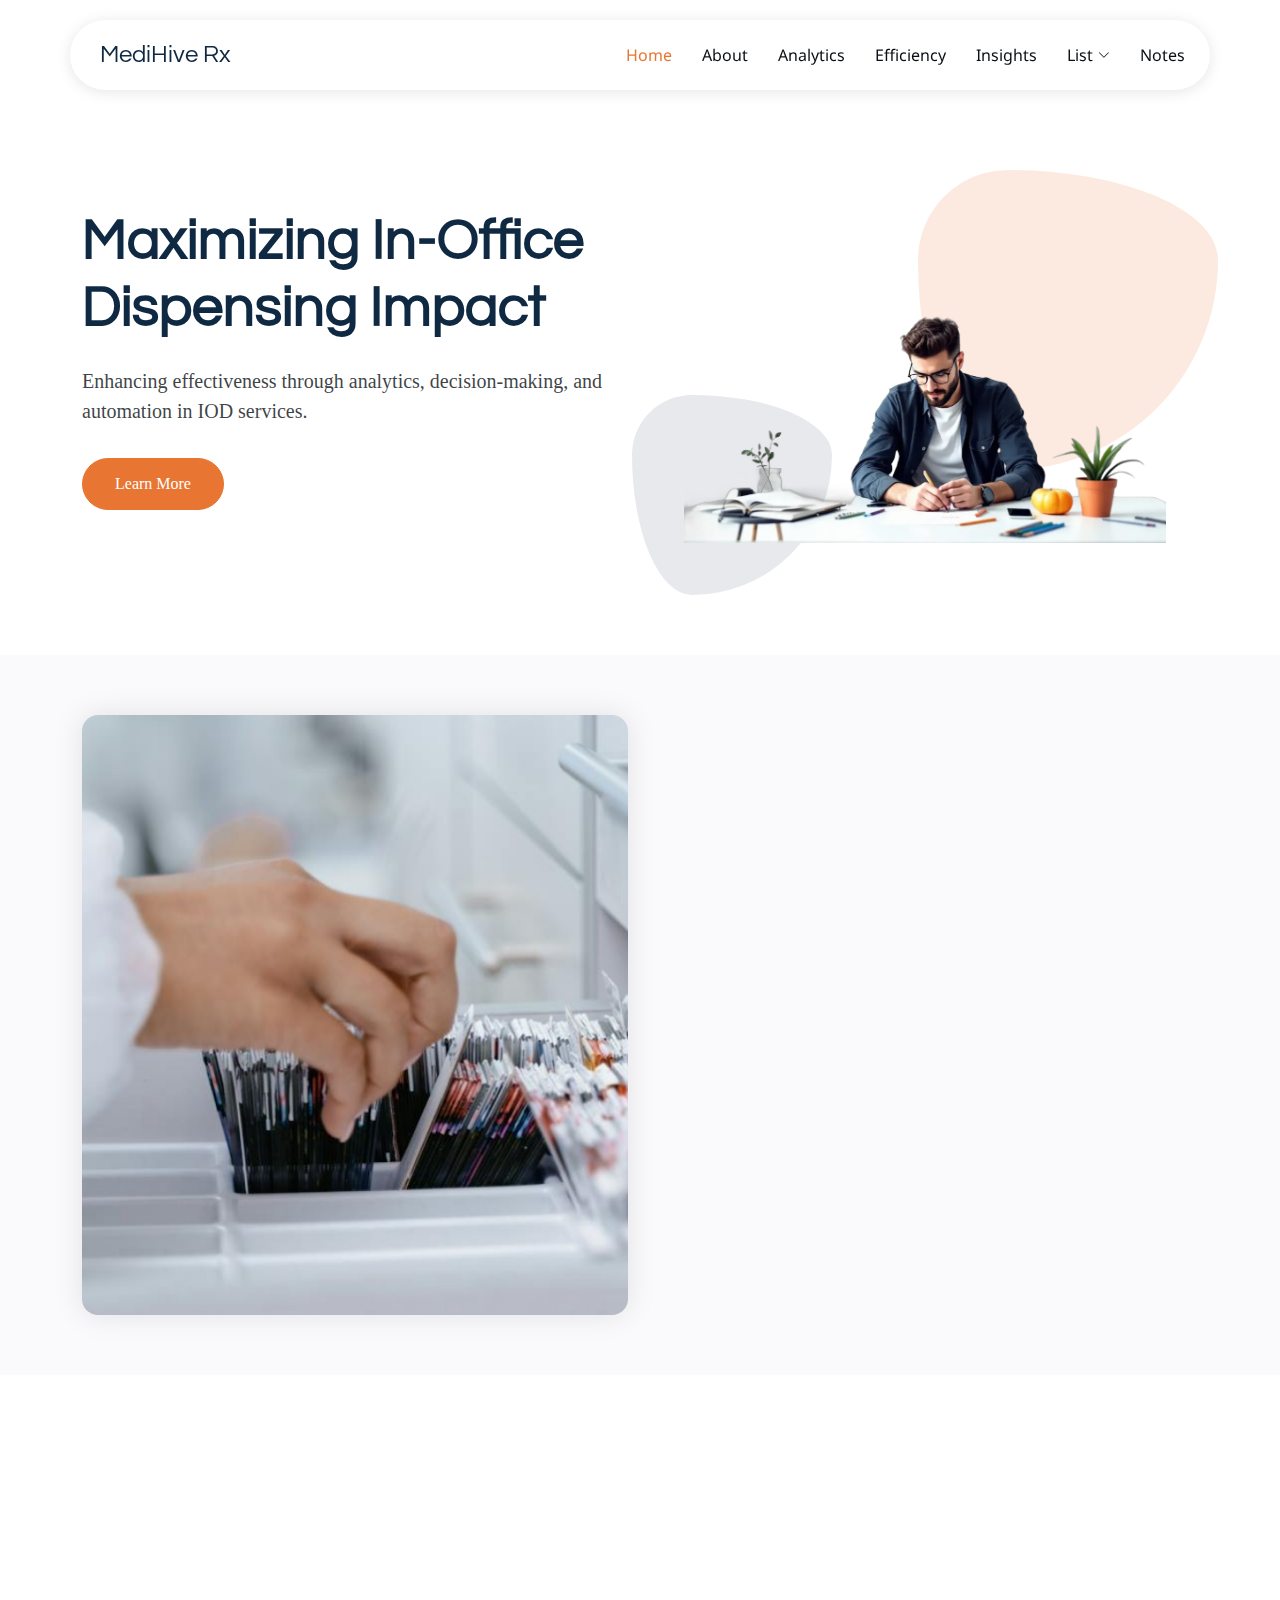
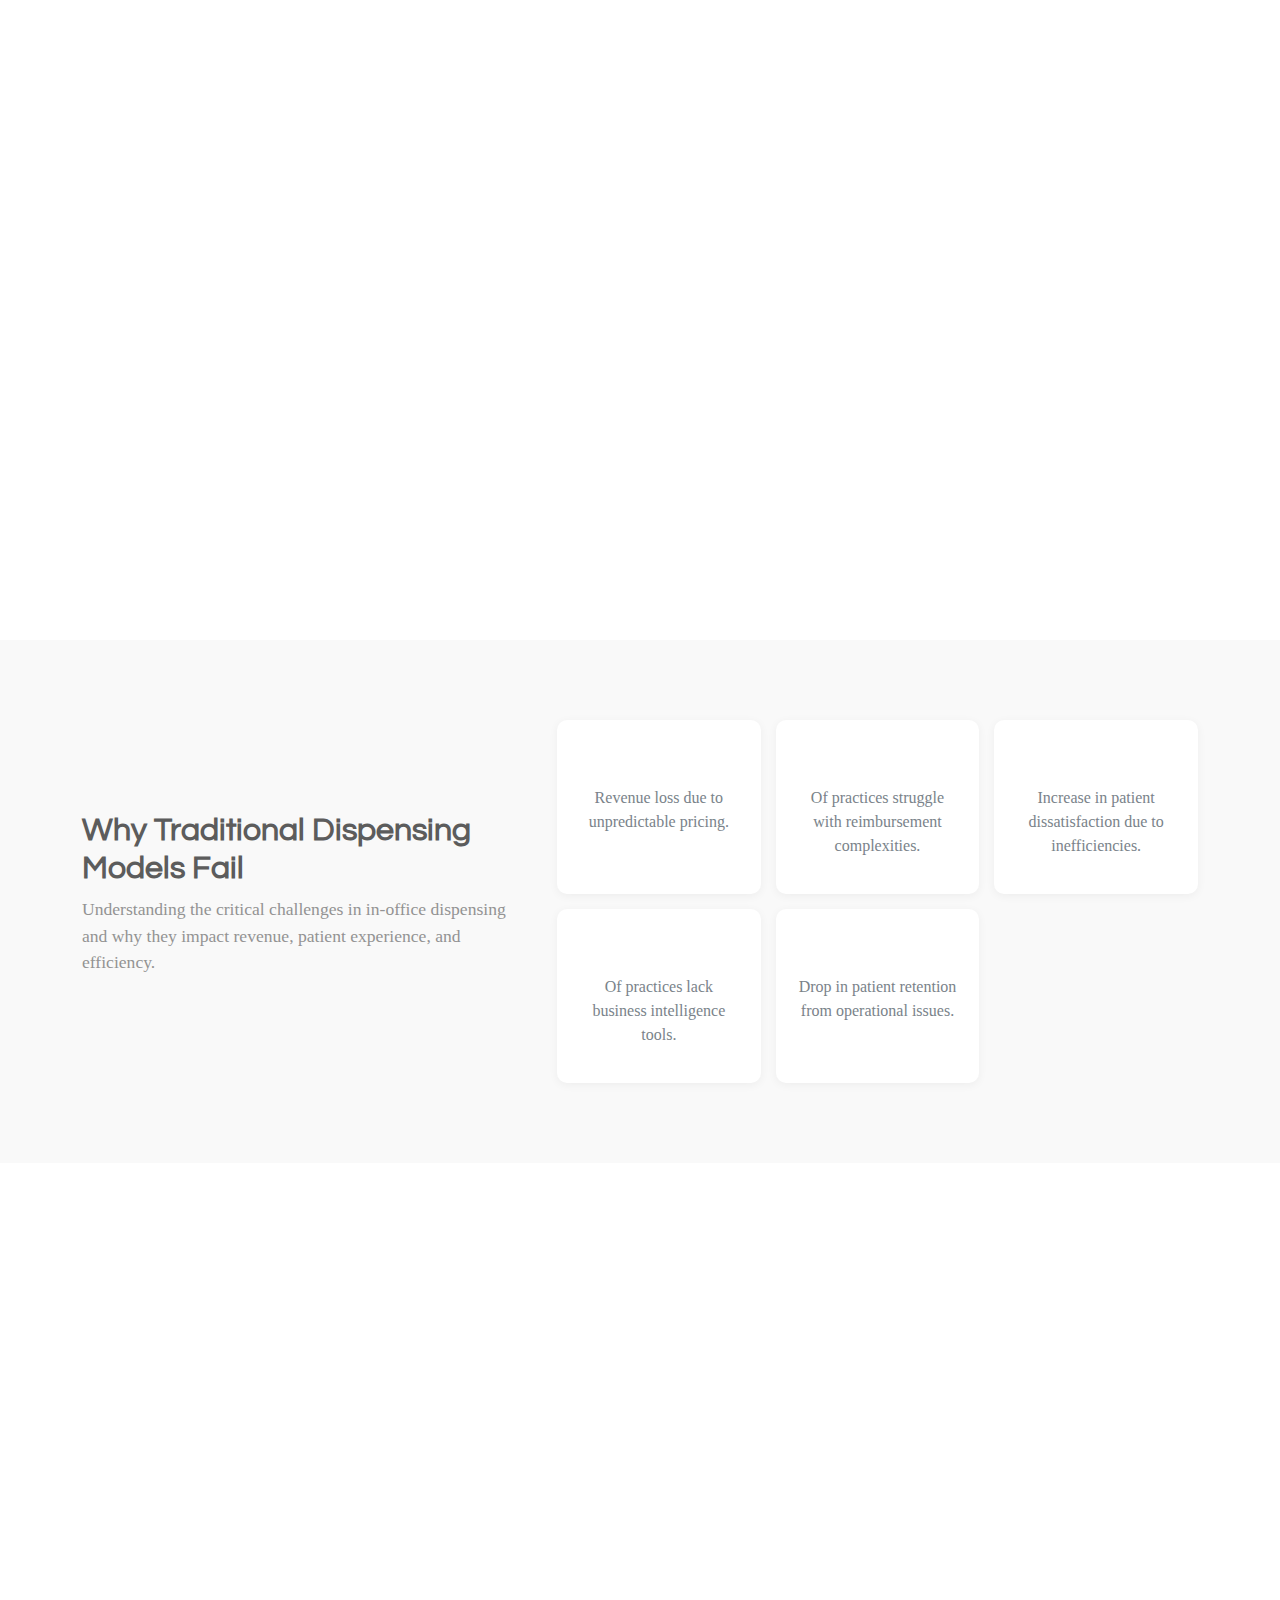
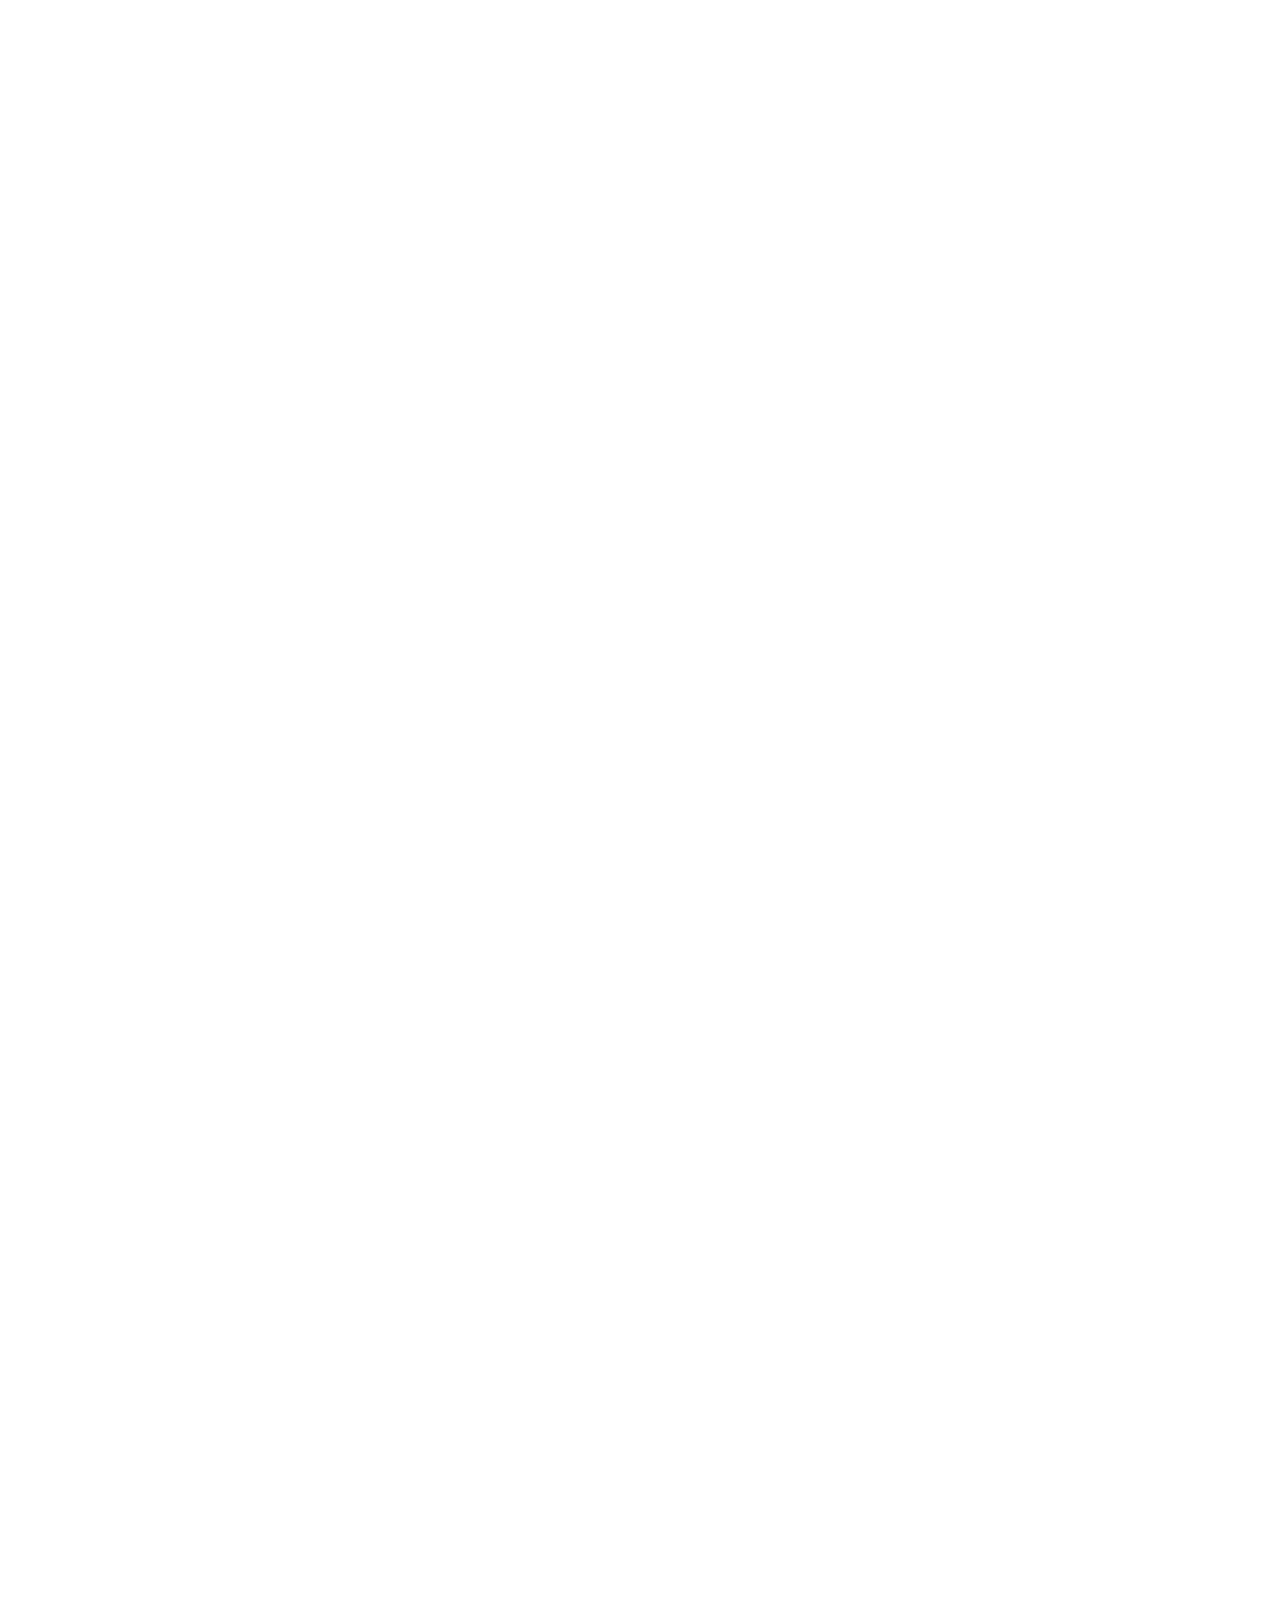
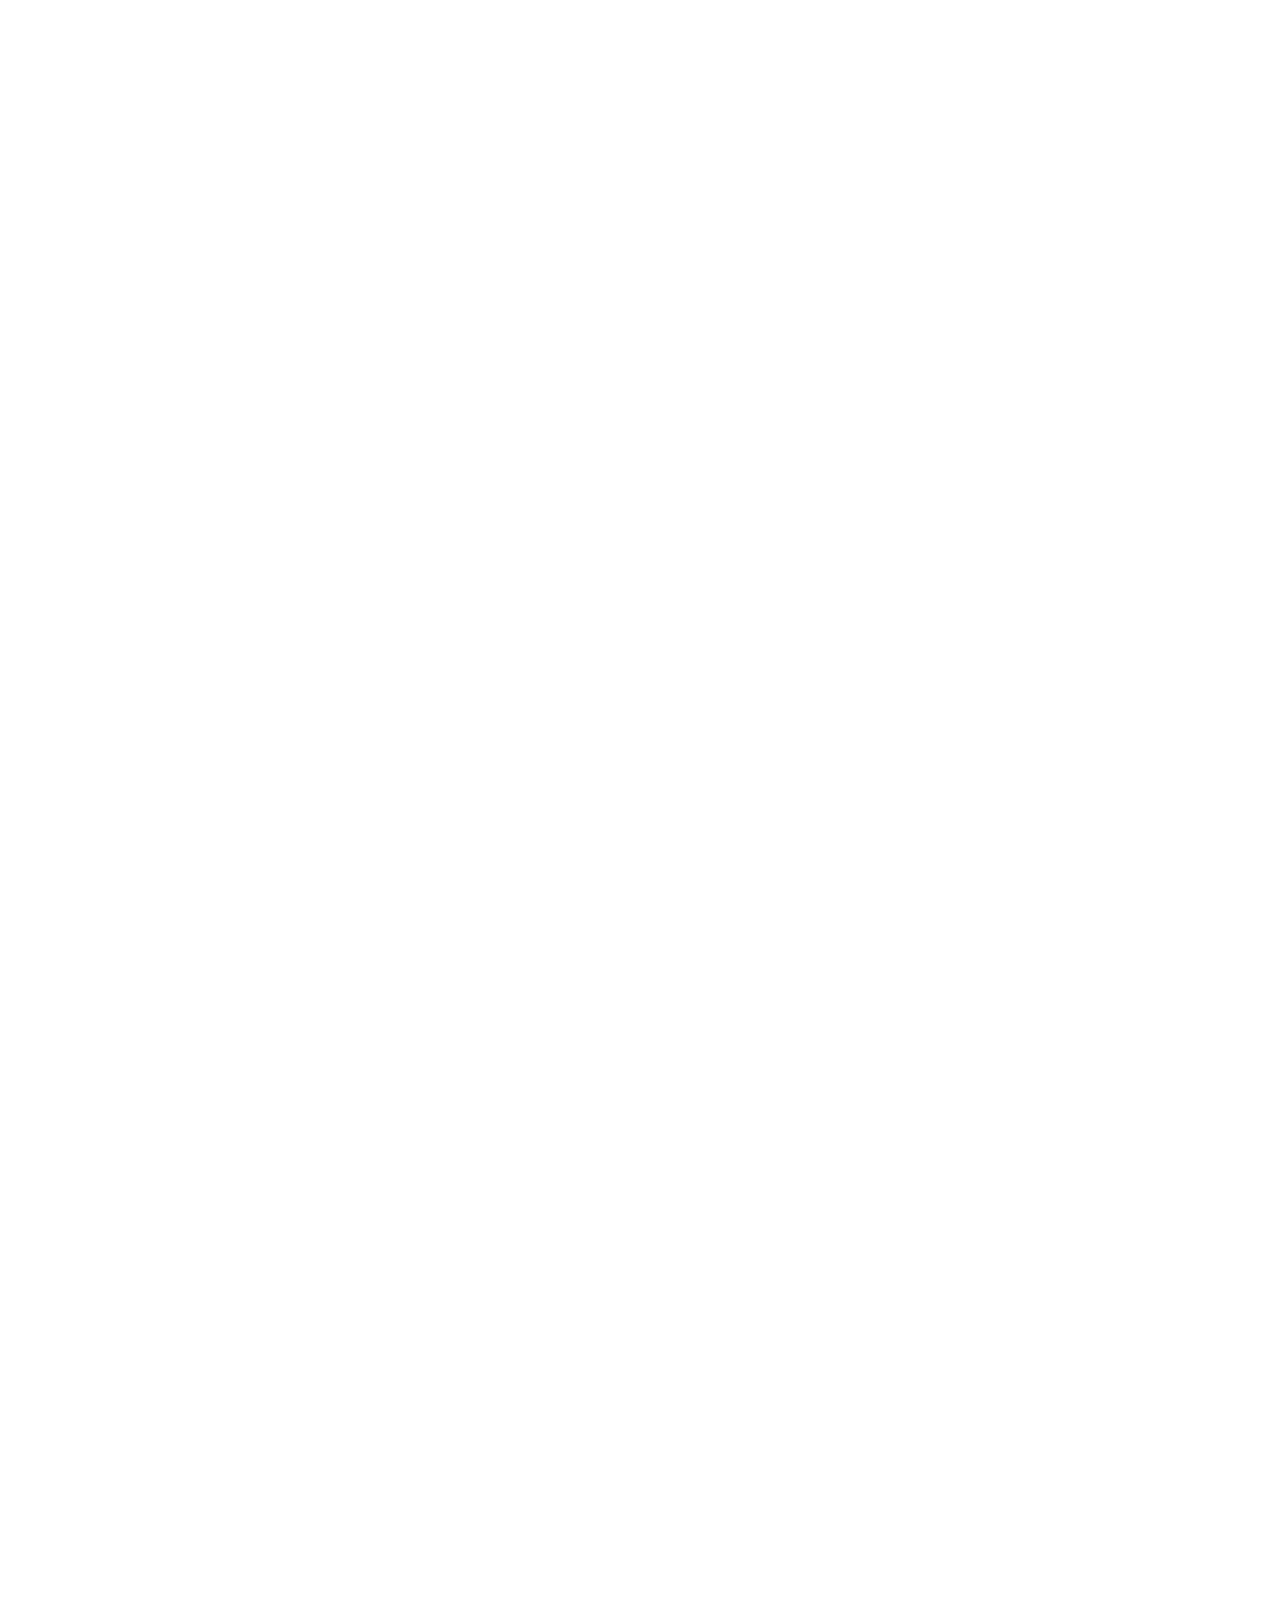
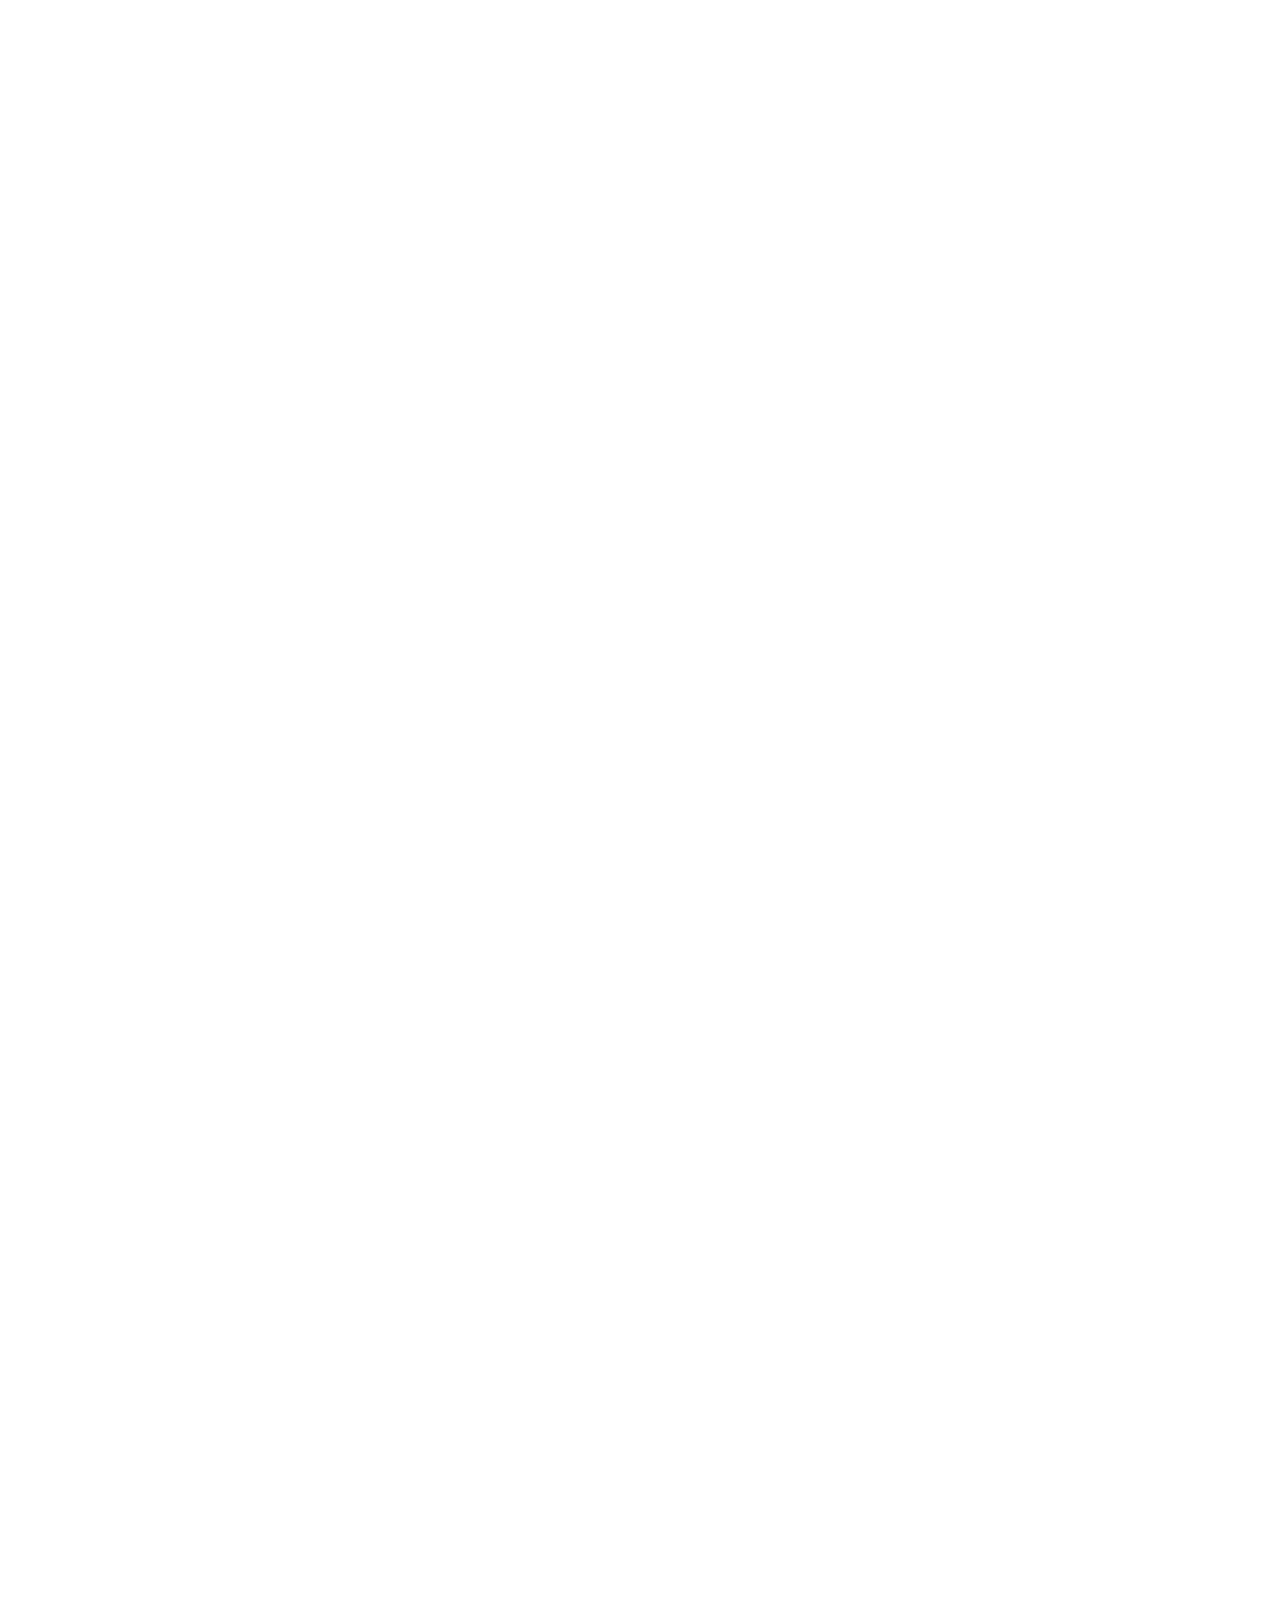
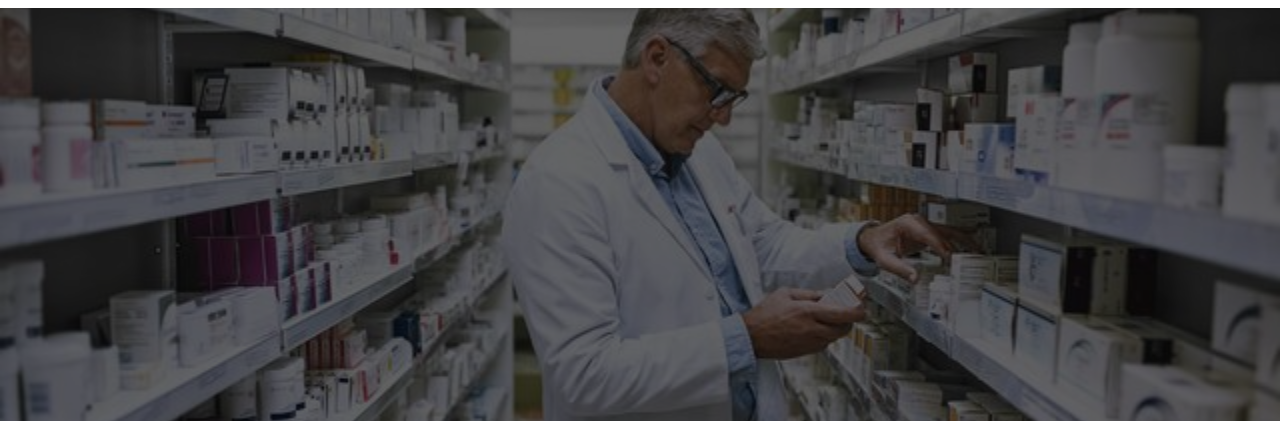
<file: index.html>
<!DOCTYPE html>
<html lang="en">

<head>
  <meta charset="utf-8">
  <meta content="width=device-width, initial-scale=1.0" name="viewport">
  <title>MediHive Rx</title>
  <meta name="description" content="">
  <meta name="keywords" content="">

  <!-- Favicons -->
  <link href="assets/img/favicon.png" rel="icon">
  <link href="assets/img/apple-touch-icon.png" rel="apple-touch-icon">

  <!-- Fonts -->
  <link href="https://fonts.googleapis.com" rel="preconnect">
  <link href="https://fonts.gstatic.com" rel="preconnect" crossorigin>
  <link href="https://fonts.googleapis.com/css2?family=Roboto:ital,wght@0,100;0,300;0,400;0,500;0,700;0,900;1,100;1,300;1,400;1,500;1,700;1,900&family=Noto+Sans:ital,wght@0,100;0,200;0,300;0,400;0,500;0,600;0,700;0,800;0,900;1,100;1,200;1,300;1,400;1,500;1,600;1,700;1,800;1,900&family=Questrial:wght@400&display=swap" rel="stylesheet">

  <!-- Vendor CSS Files -->
  <link href="assets/vendor/bootstrap/css/bootstrap.min.css" rel="stylesheet">
  <link href="assets/vendor/bootstrap-icons/bootstrap-icons.css" rel="stylesheet">
  <link href="assets/vendor/aos/aos.css" rel="stylesheet">
  <link href="assets/vendor/glightbox/css/glightbox.min.css" rel="stylesheet">
  <link href="assets/vendor/swiper/swiper-bundle.min.css" rel="stylesheet">

  <!-- Main CSS File -->
  <link href="assets/css/main.css" rel="stylesheet">

</head>
<style>
  body{
    font-family: Georgia, 'Times New Roman', Times, serif;
  }
</style>
<body class="index-page">

  <header id="header" class="header d-flex align-items-center sticky-top">
    <div class="header-container container-fluid container-xl position-relative d-flex align-items-center justify-content-between">

      <a href="index.html" class="logo d-flex align-items-center me-auto me-xl-0">
        <!-- Uncomment the line below if you also wish to use an image logo -->
        <!-- <img src="assets/img/logo.webp" alt=""> -->
        <h1 class="sitename">MediHive Rx</h1>
      </a>

      <nav id="navmenu" class="navmenu">
        <ul>
          <li><a href="#hero" class="active">Home</a></li>
          <li><a href="#resume">About</a></li>
          <li><a href="#automation-analytics">Analytics</a></li>

          <li><a href="#effortless-dispensing">Efficiency</a></li>
          <li><a href="#data-driven-decisions">Insights </a></li>
          <li class="dropdown"><a href="#"><span>List</span> <i class="bi bi-chevron-down toggle-dropdown"></i></a>
            <ul>
              <li><a href="#in-office-dispensing">Why choose us</a></li>

              <li>
                
                <a href="#gpo-automation-impact">GPO Pricing & System Analytics
              </a></li>
           
              <li><a href="#tailored-technology">tailored-technology</a></li>
            </ul>
          </li>
          <li><a href="#final-notes">Notes</a></li>

          
        </ul>
        <i class="mobile-nav-toggle d-xl-none bi bi-list"></i>
      </nav>
<!--
      <div class="header-social-links">
        <a href="#" class="twitter"><i class="bi bi-twitter-x"></i></a>
        <a href="#" class="facebook"><i class="bi bi-facebook"></i></a>
        <a href="#" class="instagram"><i class="bi bi-instagram"></i></a>
        <a href="#" class="linkedin"><i class="bi bi-linkedin"></i></a>
      </div>
    -->
    </div>
  </header>

  <main class="main">

    <!-- Hero Section -->
    <section id="hero" class="hero section">

      <div class="container" data-aos="fade-up" data-aos-delay="100">

        <div class="row align-items-center content">
          <div class="col-lg-6" data-aos="fade-up" data-aos-delay="200">
            <h2>Maximizing In-Office Dispensing Impact</h2>
            <p class="lead">Enhancing effectiveness through analytics, decision-making, and automation in IOD
              services.</p>
            <div class="cta-buttons" data-aos="fade-up" data-aos-delay="300">
              <a href="#resume" class="btn btn-primary">Learn More</a>
            </div>
            <!--
            <div class="hero-stats" data-aos="fade-up" data-aos-delay="400">
              <div class="stat-item">
                <span class="stat-number">5+</span>
                <span class="stat-label">Years Experience</span>
              </div>
              <div class="stat-item">
                <span class="stat-number">100+</span>
                <span class="stat-label">Projects Completed</span>
              </div>
              <div class="stat-item">
                <span class="stat-number">50+</span>
                <span class="stat-label">Happy Clients</span>
              </div>
            </div>
          -->
          </div>
          <div class="col-lg-6">
            <div class="hero-image">
              <img src="assets/img/profile/profile-1.webp" alt="Portfolio Hero Image" class="img-fluid" data-aos="zoom-out" data-aos-delay="300">
              <div class="shape-1"></div>
              <div class="shape-2"></div>
            </div>
          </div>
        </div>

      </div>

    </section><!-- /Hero Section -->

    <!-- About Section -->
    <section id="about" class="about section light-background">

    
      <div class="container" data-aos="fade-up" data-aos-delay="100">

        <div class="row align-items-center">
          <div class="col-lg-6 position-relative" data-aos="fade-right" data-aos-delay="200">
            <div class="about-image">
              <img src="assets/img/beyond.png" alt="Profile Image" style="
              object-fit: cover;
              image-rendering: crisp-edges;
              image-rendering: -webkit-optimize-contrast; height: 600px; width: 600px;" class="img-fluid rounded-4">
            </div>
          </div>

          <div class="col-lg-6" data-aos="fade-left" data-aos-delay="300">
            <div class="about-content">
              <span class="subtitle">IN-OFFICE SOLUTIONS</span>

              <h2>Beyond Dispensing: A Smarter
                Approach  </h2>

              <p class="lead mb-4">Introducing our expertise in optimizing in-office medication management through
                automation and real-time analytics.</p>

              
            </div>
          </div>
        </div>

      </div>

    </section><!-- /About Section -->

    <!-- features Section -->
    <section id="resume" class="resume section">

      <!-- Section Title -->
      <div class="container section-title" data-aos="fade-up">
        <h2>Revolutionizing In-Office Dispensing</h2>
        <div class="title-shape">
          <svg viewBox="0 0 200 20" xmlns="http://www.w3.org/2000/svg">
            <path d="M 0,10 C 40,0 60,20 100,10 C 140,0 160,20 200,10" fill="none" stroke="currentColor" stroke-width="2"></path>
          </svg>
        </div>  <p class="lead">Presentation Outline with Emphasis on 
          Analytics and Dynamic Decision-Making</p>
      </div><!-- End Section Title -->

      <div class="container" data-aos="fade-up" data-aos-delay="100">

        <div class="row">
          <div class="col-12">
            <div class="resume-wrapper">
              <div class="resume-block" data-aos="fade-up">
                <!--
                <h2>Revolutionizing In-Office Dispensing</h2>
                <p class="lead">Presentation Outline with Emphasis on 
                  Analytics and Dynamic Decision-Making</p>
                -->
                <div class="timeline">
                  <div class="timeline-item" data-aos="fade-up" data-aos-delay="200">
                    <div class="timeline-left">
                      <h4 class="company">Introduction to In-Office Dispensing</h4>
                    </div>
                    <div class="timeline-dot"></div>
                    <div class="timeline-right">
                      <p class="description">An overview of In-Office Dispensing (IOD), its purpose, and how it fits into modern healthcare practices. Discussing the evolution of dispensing methods and the growing trend of IOD in various medical settings.</p>
                    </div>
                  </div>

                  <div class="timeline-item" data-aos="fade-up" data-aos-delay="300">
                    <div class="timeline-left">
                      <h4 class="company">Benefits of IOD</h4>
                    </div>
                    <div class="timeline-dot"></div>
                    <div class="timeline-right">
                      <p class="description">Key advantages of implementing IOD systems, including improved patient satisfaction, increased efficiency, and enhanced medication adherence. Featuring statistics and case studies demonstrating the positive impact of IOD.</p>
                    </div>
                  </div>

                  <div class="timeline-item" data-aos="fade-up" data-aos-delay="400">
                    <div class="timeline-left">
                      <h4 class="company">Role of Automation</h4>
                    </div>
                    <div class="timeline-dot"></div>
                    <div class="timeline-right">
                      <p class="description">Exploring how automated dispensing systems streamline workflows, reduce human error, and improve overall patient experience.</p>
                    </div>
                  </div>

                  <div class="timeline-item" data-aos="fade-up" data-aos-delay="500">
                    <div class="timeline-left">
                      <h4 class="company">Importance of Analytics</h4>
                    </div>
                    <div class="timeline-dot"></div>
                    <div class="timeline-right">
                      <p class="description">How analytics optimize IOD services, covering data collection, analysis, and actionable insights to enhance service delivery.</p>
                    </div>
                  </div>

                  <div class="timeline-item" data-aos="fade-up" data-aos-delay="600">
                    <div class="timeline-left">
                      <h4 class="company">Dynamic Decision-Making Strategies</h4>
                    </div>
                    <div class="timeline-dot"></div>
                        <div class="timeline-right">
                          <p class="description">Examining strategies for real-time data-driven decision-making, improving inventory management, and enhancing patient care.</p>
                        </div>
                      </div>
    
                      <div class="timeline-item" data-aos="fade-up" data-aos-delay="700">
                        <div class="timeline-left">
                          <h4 class="company">Conclusion</h4>
                        </div>
                        <div class="timeline-dot"></div>
                        <div class="timeline-right">
                          <p class="description">Summarizing key discussion points, reiterating the transformative potential of IOD with analytics and automation, and outlining next steps for implementation.</p>
                        </div>
                      </div>
                    </div>
                  </div>
                </div>
              </div>
            </div>
    
          </div>
    
        </section><!-- /Resume Section -->

<section id="Challenges" class="challenges-section">
  <div class="container">
    <div class="row align-items-center">
      
      <!-- Left Side: Title & Description -->
      <div class="col-lg-5">
        <div class="challenges-text">
          <h2>Why Traditional Dispensing Models Fail</h2>
          <p>Understanding the critical challenges in in-office dispensing and why they impact revenue, patient experience, and efficiency.</p>
        </div>
      </div>

      <!-- Right Side: Stats Boxes -->
      <div class="col-lg-7">
        <div class="challenges-stats">
          <div class="stat-item">
            <h3 class="hidden-number">30%</h3>
            <p>Revenue loss due to unpredictable pricing.</p>
          </div>
          <div class="stat-item">
            <h3 class="hidden-number">40%</h3>
            <p>Of practices struggle with reimbursement complexities.</p>
          </div>
          <div class="stat-item">
            <h3 class="hidden-number">25%</h3>
            <p>Increase in patient dissatisfaction due to inefficiencies.</p>
          </div>
          <div class="stat-item">
            <h3 class="hidden-number">50%</h3>
            <p>Of practices lack business intelligence tools.</p>
          </div>
          <div class="stat-item">
            <h3 class="hidden-number">15%</h3>
            <p>Drop in patient retention from operational issues.</p>
          </div>
        </div>
      </div>

    </div>
  </div>
</section>

<style>/* Section Styling */
  .challenges-section {
      background-color: #f9f9f9;
      padding: 80px 0;
  }
  
  /* Left Side: Title & Text */
  .challenges-text h2 {
      font-size: 2rem;
      color: #5c5c5c;
      font-weight: 600;
  }
  
  .challenges-text p {
      color: #7a7a7a;
      font-size: 1.1rem;
      opacity: 0.8;
  }
  
  /* Right Side: Stats Grid */
  .challenges-stats {
      display: grid;
      grid-template-columns: repeat(auto-fit, minmax(200px, 1fr));
      gap: 15px;
  }
  
  /* Each Stat Item */
  .stat-item {
      background: white;
      border-radius: 10px;
      padding: 20px;
      text-align: center;
      box-shadow: 0px 2px 10px rgba(0, 0, 0, 0.05);
      transition: all 0.3s ease-in-out;
      position: relative;
  }
  
  /* Initially Hide Percentage Number */
  .hidden-number {
      font-size: 2rem;
      color: #343a40;
      font-weight: 700;
      opacity: 0;
      transition: opacity 0.3s ease-in-out, transform 0.3s ease-in-out;
      transform: translateY(10px);
  }
  
  /* Stats Description */
  .stat-item p {
      color: #6c757d;
      font-size: 1rem;
      opacity: 0.9;
  }
  
  /* Hover Effect: Show Number */
  .stat-item:hover .hidden-number {
      opacity: 1;
      transform: translateY(0);
  }
  
  /* Hover Effect: Slight Elevation */
  .stat-item:hover {
      transform: translateY(-5px);
      box-shadow: 0px 5px 15px rgba(0, 0, 0, 0.08);
  }
  
  /* Fade-in Animation */
  .challenges-section {
      animation: fadeIn 1.5s ease-in-out;
  }
  
  @keyframes fadeIn {
      from { opacity: 0; }
      to { opacity: 1; }
  }
  
  /* Responsive Adjustments */
  @media (max-width: 768px) {
      .challenges-stats {
          grid-template-columns: repeat(2, 1fr);
      }
  }
  </style>




    <!-- Automation & Analytics Section --
    <section id="automation-analytics" class="automation-analytics section">
      <div class="container section-title" data-aos="fade-up">
        <h2>Revolutionizing Dispensing with Automation & Analytics</h2>
        <p>Transforming Pharmacy Practices with Cutting-Edge Technology</p>
      </div>
      
      <div class="container" data-aos="fade-up" data-aos-delay="100">
        <div class="row g-4">
          
          <div class="col-md-6 d-flex align-items-stretch" data-aos="zoom-in" data-aos-delay="200">
            <div class="service-item card shadow-lg text-center p-4 d-flex flex-column">
              <i class="bi bi-graph-up icon text-primary display-4 mb-3"></i>
              <h3>Real-Time Dynamic Cost Analysis</h3>
              <p class="flex-grow-1">Track acquisition costs and reimbursement trends instantly, making data-driven financial decisions effortlessly.</p>
              <a href="#" class="btn btn-outline-primary mt-auto">Learn More</a>
            </div>
          </div>
          
          <div class="col-md-6 d-flex align-items-stretch" data-aos="zoom-in" data-aos-delay="300">
            <div class="service-item card shadow-lg text-center p-4 d-flex flex-column">
              <i class="bi bi-currency-dollar icon text-success display-4 mb-3"></i>
              <h3>Maximized Profitability with AI Optimization</h3>
              <p class="flex-grow-1">Leverage AI insights to optimize financial decisions, ensuring maximum profitability with minimal effort.</p>
              <a href="#" class="btn btn-outline-success mt-auto">Optimize Now</a>
            </div>
          </div>
          
          <div class="col-md-6 d-flex align-items-stretch" data-aos="zoom-in" data-aos-delay="400">
            <div class="service-item card shadow-lg text-center p-4 d-flex flex-column">
              <i class="bi bi-shuffle icon text-warning display-4 mb-3"></i>
              <h3>Smart Alternative Optimization</h3>
              <p class="flex-grow-1">Discover biosimilars, generics, and alternative therapies that enhance cost-efficiency and clinical outcomes.</p>
              <a href="#" class="btn btn-outline-warning mt-auto">Discover Alternatives</a>
            </div>
          </div>
          
          <div class="col-md-6 d-flex align-items-stretch" data-aos="zoom-in" data-aos-delay="500">
            <div class="service-item card shadow-lg text-center p-4 d-flex flex-column">
              <i class="bi bi-gear icon text-danger display-4 mb-3"></i>
              <h3>Effortless Automated Workflows</h3>
              <p class="flex-grow-1">Reduce administrative tasks, ensure compliance, and boost efficiency with smart automation.</p>
              <a href="#" class="btn btn-outline-danger mt-auto">Automate Your Workflow</a>
            </div>
          </div>
          
        </div>
      </div>
    </section>
    !-- /Automation & Analytics Section -->

        <!-- Automation & Analytics Section -->
        <section id="automation-analytics" class="automation-analytics section">
          <div class="container section-title" data-aos="fade-up">
            <h2>Revolutionizing Dispensing with Automation & Analytics</h2>
            <p>Transforming Pharmacy Practices with Cutting-Edge Technology</p>
          </div><!-- End Section Title -->
          
          <div class="container" data-aos="fade-up" data-aos-delay="100">
            <div class="row g-4">
              
              <div class="col-md-6 d-flex align-items-stretch" data-aos="zoom-in" data-aos-delay="200">
                <div class="service-item card shadow-lg text-center p-3 d-flex flex-column reduced-height">
                  <i class="bi bi-graph-up icon text-primary display-5 mb-2"></i>
                  <h4>Real-Time Dynamic Cost Analysis</h4>
                  <p>Track acquisition costs and reimbursement trends instantly, making data-driven financial decisions effortlessly.</p>
                </div>
              </div><!-- End Service Item -->
              
              <div class="col-md-6 d-flex align-items-stretch" data-aos="zoom-in" data-aos-delay="300">
                <div class="service-item card shadow-lg text-center p-3 d-flex flex-column reduced-height">
                  <i class="bi bi-currency-dollar icon text-success display-5 mb-2"></i>
                  <h4>Maximized Profitability with AI Optimization</h4>
                  <p>Leverage AI insights to optimize financial decisions, ensuring maximum profitability with minimal effort.</p>
                </div>
              </div><!-- End Service Item -->
              
              <div class="col-md-6 d-flex align-items-stretch" data-aos="zoom-in" data-aos-delay="400">
                <div class="service-item card shadow-lg text-center p-3 d-flex flex-column reduced-height">
                  <i class="bi bi-shuffle icon text-warning display-5 mb-2"></i>
                  <h4>Smart Alternative Optimization</h4>
                  <p>Discover biosimilars, generics, and alternative therapies that enhance cost-efficiency and clinical outcomes.</p>
                </div>
              </div><!-- End Service Item -->
              
              <div class="col-md-6 d-flex align-items-stretch" data-aos="zoom-in" data-aos-delay="500">
                <div class="service-item card shadow-lg text-center p-3 d-flex flex-column reduced-height">
                  <i class="bi bi-gear icon text-danger display-5 mb-2"></i>
                  <h4>Effortless Automated Workflows</h4>
                  <p>Reduce administrative tasks, ensure compliance, and boost efficiency with smart automation.</p>
                </div>
              </div><!-- End Service Item -->
              
            </div>
          </div>
        </section><!-- /Automation & Analytics Section -->
        
        <style>
          .reduced-height {
            min-height: 30px;
          }
          .service-item {
            border-radius: 10px;
          }
          .display-5 {
            font-size: 2rem;
          }
        </style>
    

         <!-- Effortless Dispensing Section -->
    <section id="effortless-dispensing" class="effortless-dispensing section">
      <div class="container section-title" data-aos="fade-up">
        <h2 class="text-center">Effortless Dispensing Through Technology</h2>
        <p class="text-center">Transforming Practices with Innovative Solutions</p>
      </div><!-- End Section Title -->
      
      <div class="container" data-aos="fade-up" data-aos-delay="100">
        <div class="row g-4">
          
          <div class="col-md-6 col-lg-3 d-flex align-items-stretch">
            <div class="step-box text-center shadow-lg p-4 rounded">
              <div class="step-number">01</div>
              <h4>Automated Billing & Claims Processing</h4>
              <p>Reduce denials, accelerate reimbursements, and maintain a steady cash flow by minimizing human error in billing automation.</p>
            </div>
          </div>
          
          <div class="col-md-6 col-lg-3 d-flex align-items-stretch">
            <div class="step-box text-center shadow-lg p-4 rounded">
              <div class="step-number">02</div>
              <h4>AI-Powered Drug Pricing Analysis</h4>
              <p>Utilizing AI, this tool identifies price fluctuations and reimbursement opportunities to optimize pricing strategies and maximize profitability.</p>
            </div>
          </div>
          
          <div class="col-md-6 col-lg-3 d-flex align-items-stretch">
            <div class="step-box text-center shadow-lg p-4 rounded">
              <div class="step-number">03</div>
              <h4>Seamless Integration with EMRs</h4>
              <p>Integration with EMRs reduces administrative workload, ensures compliance, and enhances operational efficiency.</p>
            </div>
          </div>
          
          <div class="col-md-6 col-lg-3 d-flex align-items-stretch">
            <div class="step-box text-center shadow-lg p-4 rounded">
              <div class="step-number">04</div>
              <h4>Customizable Workflows</h4>
              <p>Adapt workflows to fit the unique needs of your practice, improving flexibility and operational efficiency.</p>
            </div>
          </div>
          
        </div>
      </div>
    </section><!-- /Effortless Dispensing Section -->

    <style>
      .step-box {
        background: #f8f9fa;
        border-radius: 10px;
        transition: transform 0.3s ease-in-out;
      }
      .step-box:hover {
        transform: translateY(-5px);
        box-shadow: 0 4px 10px rgba(0, 0, 0, 0.2);
      }
      .step-number {
        font-size: 2rem;
        font-weight: bold;
        color: #007bff;
        margin-bottom: 10px;
      }
    </style>



    <!-- Data-Driven Decisions Section -->
    <section id="data-driven-decisions" class="data-driven-decisions section">
      <div class="container section-title text-center" data-aos="fade-up">
        <h2>Making Data-Driven Decisions for Maximum Profitability</h2>
        <p>Harnessing Advanced Analytics for Enhanced Business Strategy</p>
      </div><!-- End Section Title -->
      
      <div class="container" data-aos="fade-up" data-aos-delay="100">
        <div class="row g-4">
          
          <div class="col-md-6 col-lg-3 d-flex align-items-stretch">
            <div class="info-box text-center shadow-lg p-4 rounded bg-light">
              <h4 class="info-title text-primary">Accuracy in Profitability Forecasting</h4>
              <p class="text-muted hover-enlarge">Our analytics tools provide a <strong>95% accuracy rate</strong> in profitability forecasting, enabling strategic planning and resource allocation.</p>
            </div>
          </div>
          
          <div class="col-md-6 col-lg-3 d-flex align-items-stretch">
            <div class="info-box text-center shadow-lg p-4 rounded bg-light">
              <h4 class="info-title text-warning">Millions in Cost Savings Identified</h4>
              <p class="text-muted hover-enlarge">Through <strong>real-time cost tracking</strong>, we identified millions in potential savings, allowing for reinvestment in key business areas.</p>
            </div>
          </div>
          
          <div class="col-md-6 col-lg-3 d-flex align-items-stretch">
            <div class="info-box text-center shadow-lg p-4 rounded bg-light">
              <h4 class="info-title text-orange">Increase in Reimbursement Rates</h4>
              <p class="text-muted hover-enlarge">With our <strong>reimbursement tracking system</strong>, we achieved a 20% increase in reimbursement rates, enhancing overall profitability.</p>
            </div>
          </div>
          
          <div class="col-md-6 col-lg-3 d-flex align-items-stretch">
            <div class="info-box text-center shadow-lg p-4 rounded bg-light">
              <h4 class="info-title text-success">Alternative Drug Recommendations</h4>
              <p class="text-muted hover-enlarge">Our <strong>custom reports</strong> generate alternative drug recommendations, including biosimilars and generics, promoting competitive market positioning.</p>
            </div>
          </div>
          
          <div class="col-md-6 col-lg-3 d-flex align-items-stretch mx-auto">
            <div class="info-box text-center shadow-lg p-4 rounded bg-light">
              <h4 class="info-title text-secondary">Custom Reports Generation</h4>
              <p class="text-muted hover-enlarge">We produce <strong>tailored reports</strong> to adjust business strategy, fostering agile decision-making and enhanced profitability.</p>
            </div>
          </div>
          
        </div>
      </div>
    </section><!-- /Data-Driven Decisions Section -->

    <style>
      .info-box {
        background: #ffffff;
        border-radius: 12px;
        transition: transform 0.3s ease-in-out, box-shadow 0.3s ease-in-out;
      }
      .info-box:hover {
        transform: translateY(-8px);
        box-shadow: 0 6px 15px rgba(0, 0, 0, 0.15);
      }
      .info-title {
        font-weight: bold;
        border-bottom: 3px solid currentColor;
        display: inline-block;
        padding-bottom: 8px;
        margin-bottom: 12px;
        font-size: 1.2rem;
      }
      .text-primary { color: #007bff; }
      .text-warning { color: #ff9900; }
      .text-orange { color: #ff6600; }
      .text-success { color: #28a745; }
      .text-secondary { color: #6c757d; }
      .text-muted { color: #6c757d; font-size: 0.95rem; transition: font-size 0.3s ease-in-out; }
      .text-muted.hover-enlarge:hover {
        font-size: 1.05rem;
      }
    </style>


   
    <!-- In-Office Dispensing Section -->
    <section id="in-office-dispensing" class="in-office-dispensing section">
      <div class="container section-title text-center" data-aos="fade-up">
        <h2>Unlock the Full Potential of In-Office Dispensing</h2>
        <p>Maximize Efficiency and Profitability in Your Practice</p>
      </div><!-- End Section Title -->
      
      <div class="container" data-aos="fade-up" data-aos-delay="100">
        <div class="row justify-content-center">
          
          <div class="col-lg-10">
            <div class="feature-list">
              
              <div class="feature-item d-flex align-items-center mb-4 p-3 shadow-sm rounded">
                <div class="feature-icon bg-primary text-white d-flex align-items-center justify-content-center me-3">01</div>
                <div>
                  <h4 class="feature-title text-primary">Why Choose Us?</h4>
                  <p class="text-muted hover-enlarge">We ensure In-Office Dispensing (IOD) remains profitable through a comprehensive intelligent support system.</p>
                </div>
              </div>
              
              <div class="feature-item d-flex align-items-center mb-4 p-3 shadow-sm rounded">
                <div class="feature-icon bg-warning text-white d-flex align-items-center justify-content-center me-3">02</div>
                <div>
                  <h4 class="feature-title text-warning">AI-driven Decision-Making Tools</h4>
                  <p class="text-muted hover-enlarge">Our advanced AI technology empowers you to make smarter prescribing choices, optimizing patient care and enhancing efficiency.</p>
                </div>
              </div>
              
              <div class="feature-item d-flex align-items-center mb-4 p-3 shadow-sm rounded">
                <div class="feature-icon bg-orange text-white d-flex align-items-center justify-content-center me-3">03</div>
                <div>
                  <h4 class="feature-title text-orange">Seamless Integration</h4>
                  <p class="text-muted hover-enlarge">We integrate seamlessly into your practice, providing solutions that ensure compliance, automation, and operational efficiency.</p>
                </div>
              </div>
              
              <div class="feature-item d-flex align-items-center p-3 shadow-sm rounded">
                <div class="feature-icon bg-success text-white d-flex align-items-center justify-content-center me-3">04</div>
                <div>
                  <h4 class="feature-title text-success">Full Visibility into Performance Trends</h4>
                  <p class="text-muted hover-enlarge">Gain comprehensive insights into your practice's past, present, and future performance trends for informed decision-making.</p>
                </div>
              </div>
              
            </div>
          </div>
          
        </div>
      </div>
    </section><!-- /In-Office Dispensing Section -->

    <style>
      .feature-item {
        display: flex;
        background: #ffffff;
        border-radius: 10px;
        transition: transform 0.3s ease-in-out, box-shadow 0.3s ease-in-out;
      }
      .feature-item:hover {
        transform: translateY(-5px);
        box-shadow: 0 5px 12px rgba(0, 0, 0, 0.15);
      }
      .feature-icon {
        font-size: 1.5rem;
        font-weight: bold;
        width: 50px;
        height: 50px;
        border-radius: 50%;
      }
      .feature-title {
        font-weight: bold;
        margin-bottom: 5px;
      }
      .text-primary { color: #007bff; }
      .text-warning { color: #ff9900; }
      .text-orange { color: #ff6600; }
      .text-success { color: #28a745; }
      .text-muted { color: #6c757d; font-size: 0.95rem; transition: font-size 0.3s ease-in-out; }
      .text-muted.hover-enlarge:hover {
        font-size: 1.05rem;
      }


      .bg-orange {
  background-color: #ff6600 !important; /* Define a vibrant orange color */
}

    </style>

   



    <!-- GPO & Automation Impact Section -->
    <section id="gpo-automation-impact" class="gpo-automation-impact section">
      <div class="container section-title text-center" data-aos="fade-up">
        <h2>GPO Pricing, Wholesaler Optimization & System Analytics</h2>
        <p>Optimizing pricing strategies and leveraging automation for better financial outcomes.</p>
      </div><!-- End Section Title -->
      
      <div class="container" data-aos="fade-up" data-aos-delay="100">
        <div class="row align-items-center mb-5">
          
          <div class="col-lg-6">
            <div class="info-content p-4 shadow-lg rounded bg-light">
              <h3 class="text-primary">Potential Margin Improvement</h3>
              <p class="text-muted">Working with GPOs and wholesalers can significantly improve pricing strategies and enhance profit margins. Data-driven decisions lead to more cost-effective procurement.</p>
            </div>
          </div>
          
          <div class="col-lg-6">
            <div class="chart-container p-3 shadow-lg rounded bg-white">
              <img src="assets/img/GPO.png" alt="GPO Pricing Chart" class="img-fluid rounded">
            </div>
          </div>
          
        </div>
        
        <div class="row align-items-center">
          
          <div class="col-lg-6">
            <div class="chart-container p-3 shadow-lg rounded bg-white">
              <img src="assets/img/analatic.png" alt="System Analytics Chart" class="img-fluid rounded" >
            </div>
          </div>
          
          <div class="col-lg-6">
            <div class="info-content p-4 shadow-lg rounded bg-light">
              <h3 class="text-primary">Enhancing Operational Efficiency</h3>
              <p class="text-muted">Automation has transformed business operations by improving accuracy, reducing order errors, and enhancing efficiency. Implementing automated systems leads to better resource allocation and streamlined workflows.</p>
            </div>
          </div>
          
        </div>
      </div>
    </section><!-- /GPO & Automation Impact Section -->

    <style>
      
      .info-content {
        background: #ffffff;
        border-radius: 12px;
        transition: transform 0.3s ease-in-out, box-shadow 0.3s ease-in-out;
      }
      .info-content:hover {
        transform: translateY(-5px);
        box-shadow: 0 6px 12px rgba(0, 0, 0, 0.15);
      }
      .chart-container {
        background: #ffffff;
        border-radius: 12px;
        padding: 15px;
        text-align: center;
      }
      .text-primary {
        color: #007bff;
      }
      .text-muted {
        color: #6c757d;
        font-size: 1rem;
      }
    </style>


    <!-- Tailored Technology Section -->
    <section id="tailored-technology" class="tailored-technology section">
      <div class="container section-title text-center" data-aos="fade-up">
        <h2 class="fw-bold">Tailored Technology for Optimal In-Office Solutions</h2>
        <p class="lead">Our in-house developers create fully customized solutions tailored to the unique needs of each business.</p>
      </div><!-- End Section Title -->
      
      <div class="container" data-aos="fade-up" data-aos-delay="100">
        <div class="row align-items-center">
          
          <div class="col-lg-12">
            <div class="chart-container shadow-lg rounded overflow-hidden zoom-effect">
              <img src="assets/img/database.png" alt="Database Schema" class="img-fluid rounded zoom-img clearer">
            </div>
          </div>
          
        </div>
      </div>
    </section><!-- /Tailored Technology Section -->

    <style>
      .chart-container {
        background: #ffffff;
        border-radius: 15px;
        padding: 20px;
        text-align: center;
        overflow: hidden;
      }
      .zoom-effect:hover .zoom-img {
        transform: scale(1.1);
        transition: transform 0.3s ease-in-out, filter 0.3s ease-in-out;
        filter: brightness(1.2) contrast(1.1);
      }
      .clearer:hover {
        filter: brightness(1.2) contrast(1.1);
      }
      .fw-bold { font-weight: bold; }
      .lead { font-size: 1.25rem; }
    </style>






    <!-- Final Notes Section -->
    <section id="final-notes" class="final-notes section py-5">
      <div class="container text-center" data-aos="fade-up">
        <h2 class="fw-bold display-5 mb-3">Final Notes</h2>
        <p class="lead text-secondary">Exploring the Impact of In-Office Dispensing</p>
      </div>
      
      <div class="container" data-aos="fade-up" data-aos-delay="100">
        <div class="row g-4">
          
          <div class="col-lg-6">
            <div class="info-card d-flex flex-column align-items-start shadow-lg p-4 rounded bg-white">
              <div class="icon-circle bg-primary text-white mb-3">
                <i class="bi bi-capsule-pill"></i>
              </div>
              <h3 class="info-title">Value of In-Office Dispensing</h3>
              <p class="text-muted">Allowing healthcare providers to dispense medications directly in the office enhances patient convenience and adherence, leading to better health outcomes.</p>
            </div>
          </div>
          
          <div class="col-lg-6">
            <div class="info-card d-flex flex-column align-items-start shadow-lg p-4 rounded bg-white">
              <div class="icon-circle bg-warning text-white mb-3">
                <i class="bi bi-graph-up"></i>
              </div>
              <h3 class="info-title">Unique Analytics & Automation</h3>
              <p class="text-muted">Analytics and automation tools optimize dispensing, ensuring accuracy, efficiency, and improved inventory management.</p>
            </div>
          </div>
        </div>
        
        <div class="row g-4 mt-4">
          <div class="col-lg-6">
            <div class="info-card d-flex flex-column align-items-start shadow-lg p-4 rounded bg-white">
              <div class="icon-circle bg-success text-white mb-3">
                <i class="bi bi-bar-chart-line"></i>
              </div>
              <h3 class="info-title">Real-World Success</h3>
              <p class="text-muted">Case studies highlight improved patient satisfaction and revenue growth through effective IOD implementation.</p>
            </div>
          </div>
          
          <div class="col-lg-6">
            <div class="info-card d-flex flex-column align-items-start shadow-lg p-4 rounded bg-white">
              <div class="icon-circle bg-danger text-white mb-3">
                <i class="bi bi-megaphone"></i>
              </div>
              <h3 class="info-title">Call to Action</h3>
              <p class="text-muted">Encouraging stakeholders to adopt IOD for enhanced patient care and operational efficiency.</p>
            </div>
          </div>
        </div>
      </div>
    </section><!-- /Final Notes Section -->

    <style>
      .info-card {
        background: #ffffff;
        border-radius: 15px;
        transition: transform 0.3s ease-in-out, box-shadow 0.3s ease-in-out;
        padding: 25px;
        height: 222px;
      }
      .info-card:hover {
        transform: translateY(-8px);
        box-shadow: 0 10px 20px rgba(0, 0, 0, 0.15);
      }
      .icon-circle {
        width: 50px;
        height: 50px;
        display: flex;
        align-items: center;
        justify-content: center;
        border-radius: 50%;
        font-size: 1.5rem;
      }
      .info-title {
        font-weight: bold;
        margin-bottom: 10px;
        font-size: 1.4rem;
      }
      .text-muted {
        color: #6c757d;
        font-size: 1rem;
      }
    </style>

     
        <style>
          .info-card {
            background: #ffffff;
            border-radius: 15px;
            transition: transform 0.3s ease-in-out, box-shadow 0.3s ease-in-out;
            padding: 25px;
            min-height: 250px;
            display: flex;
            flex-direction: column;
            justify-content: space-between;
            overflow: hidden;
            word-wrap: break-word;
          }
          .info-card:hover {
            transform: translateY(-8px);
            box-shadow: 0 10px 20px rgba(0, 0, 0, 0.15);
          }
          .icon-circle {
            width: 50px;
            height: 50px;
            display: flex;
            align-items: center;
            justify-content: center;
            border-radius: 50%;
            font-size: 1.5rem;
          }
          .info-title {
            font-weight: bold;
            margin-bottom: 10px;
            font-size: 1.4rem;
          }
          .text-muted {
            color: #6c757d;
            font-size: 1rem;
          }
          @media (max-width: 480px) {
            .info-card {
              min-height: auto;
              padding: 15px;
              width: 100%;
              word-wrap: break-word;
              font-size: 0.9rem;
            }
            .info-title {
              font-size: 1.1rem;
            }
            .text-muted {
              font-size: 0.85rem;
            }
          }
        </style>
    

       <!-- Call to Action Section -->
       <section id="call-to-action" class="call-to-action section position-relative text-white">
        <div class="background-overlay"></div>
        <div class="container text-center position-relative" data-aos="fade-up">
          <h3 class="fw-bold display-4">Elevate Your Practice</h3>
          <p class="lead">Unlock your practice’s potential with smarter in-office dispensing solutions tailored to your needs.</p>
        </div>
      </section><!-- /Call to Action Section -->
  
      <style>
        .call-to-action {
          background: url('assets/img/pharmacist-editorial.jpg') center/cover no-repeat;
          position: relative;
          padding: 150px 0;
          text-align: center;
        }
        .background-overlay {
          position: absolute;
          top: 0;
          left: 0;
          width: 100%;
          height: 100%;
          background: rgba(0, 0, 0, 0.6);
        }
        .call-to-action h3 {
          font-size: 2.5rem;
          font-weight: bold;
          color: white;
        }
        .call-to-action p {
          font-size: 1.2rem;
          max-width: 700px;
          margin: 0 auto;
          color: white;
        }
      </style>
  
       
  
  </main>

  <!-- Scroll Top -->
  <a href="#" id="scroll-top" class="scroll-top d-flex align-items-center justify-content-center"><i class="bi bi-arrow-up-short"></i></a>

  <!-- Vendor JS Files -->
  <script src="assets/vendor/bootstrap/js/bootstrap.bundle.min.js"></script>
  <script src="assets/vendor/php-email-form/validate.js"></script>
  <script src="assets/vendor/aos/aos.js"></script>
  <script src="assets/vendor/waypoints/noframework.waypoints.js"></script>
  <script src="assets/vendor/glightbox/js/glightbox.min.js"></script>
  <script src="assets/vendor/imagesloaded/imagesloaded.pkgd.min.js"></script>
  <script src="assets/vendor/isotope-layout/isotope.pkgd.min.js"></script>
  <script src="assets/vendor/swiper/swiper-bundle.min.js"></script>

  <!-- Main JS File -->
  <script src="assets/js/main.js"></script>

</body>

</html>
</file>
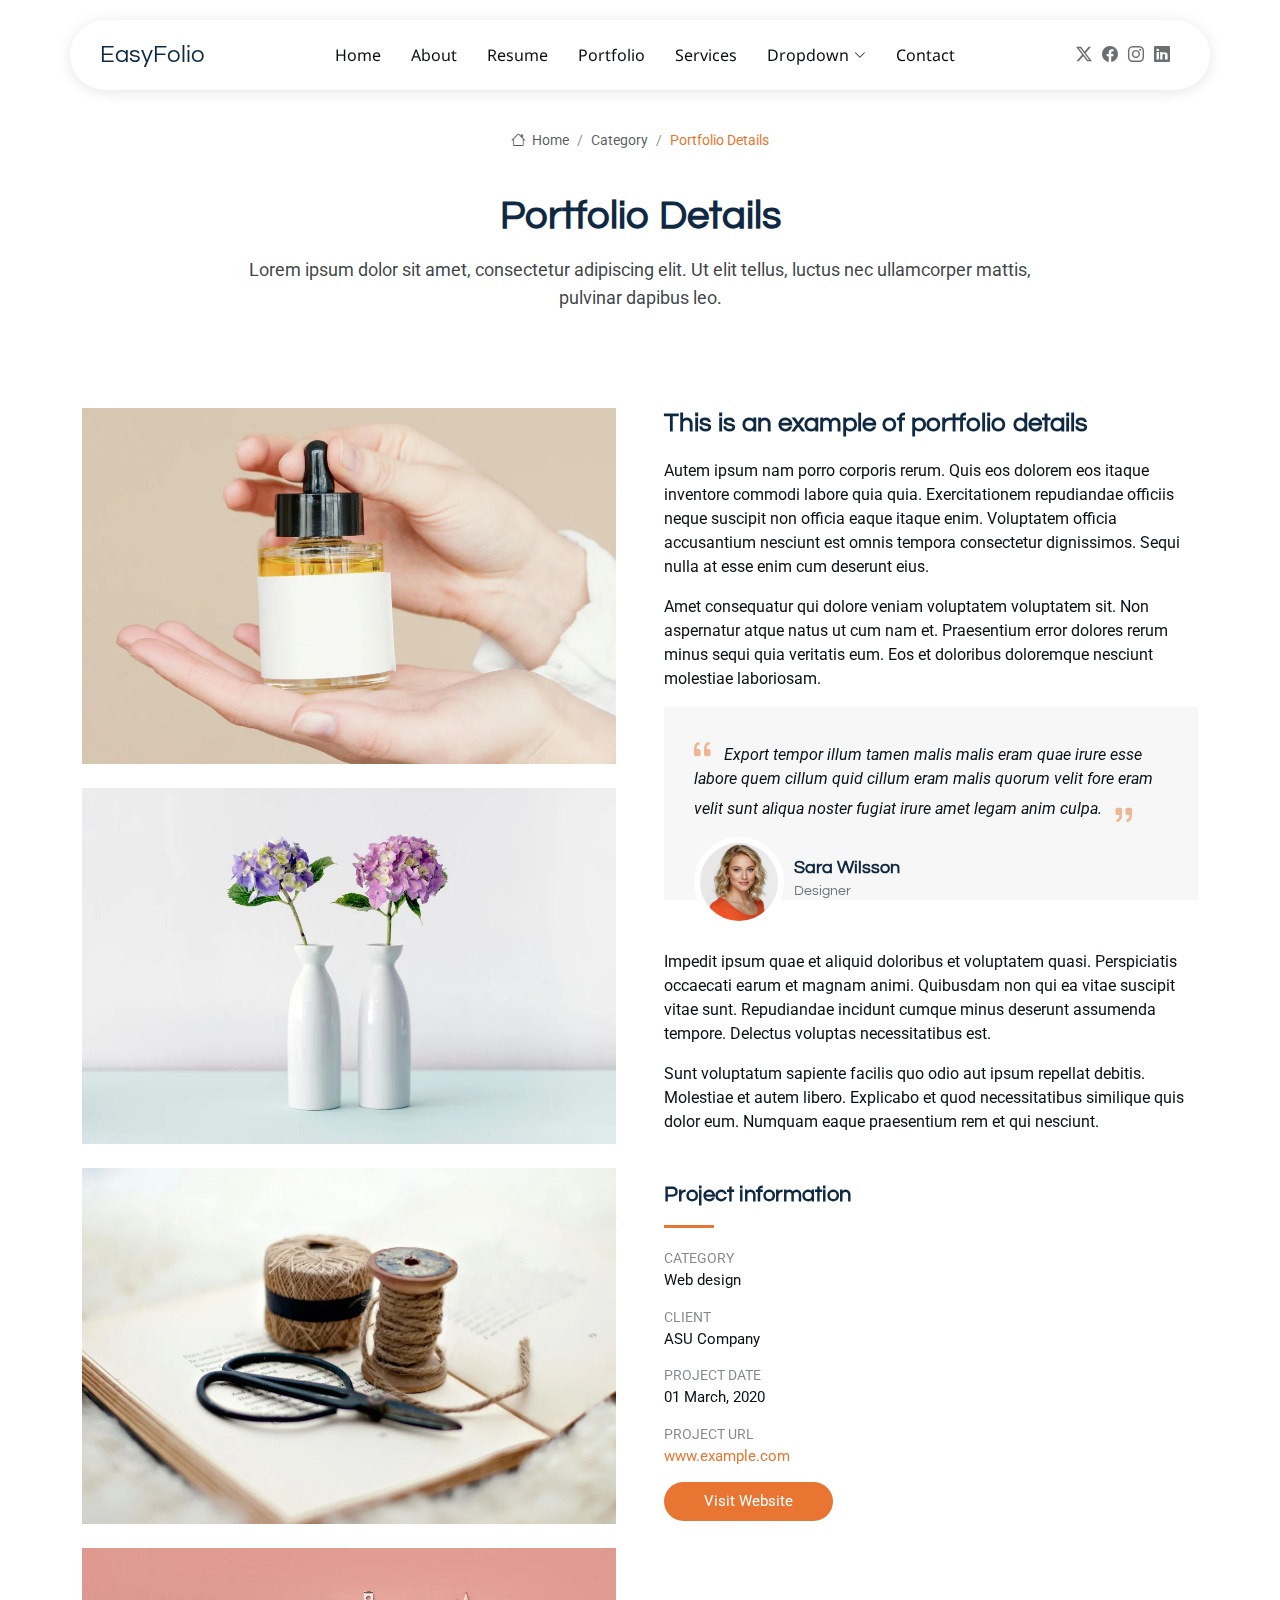
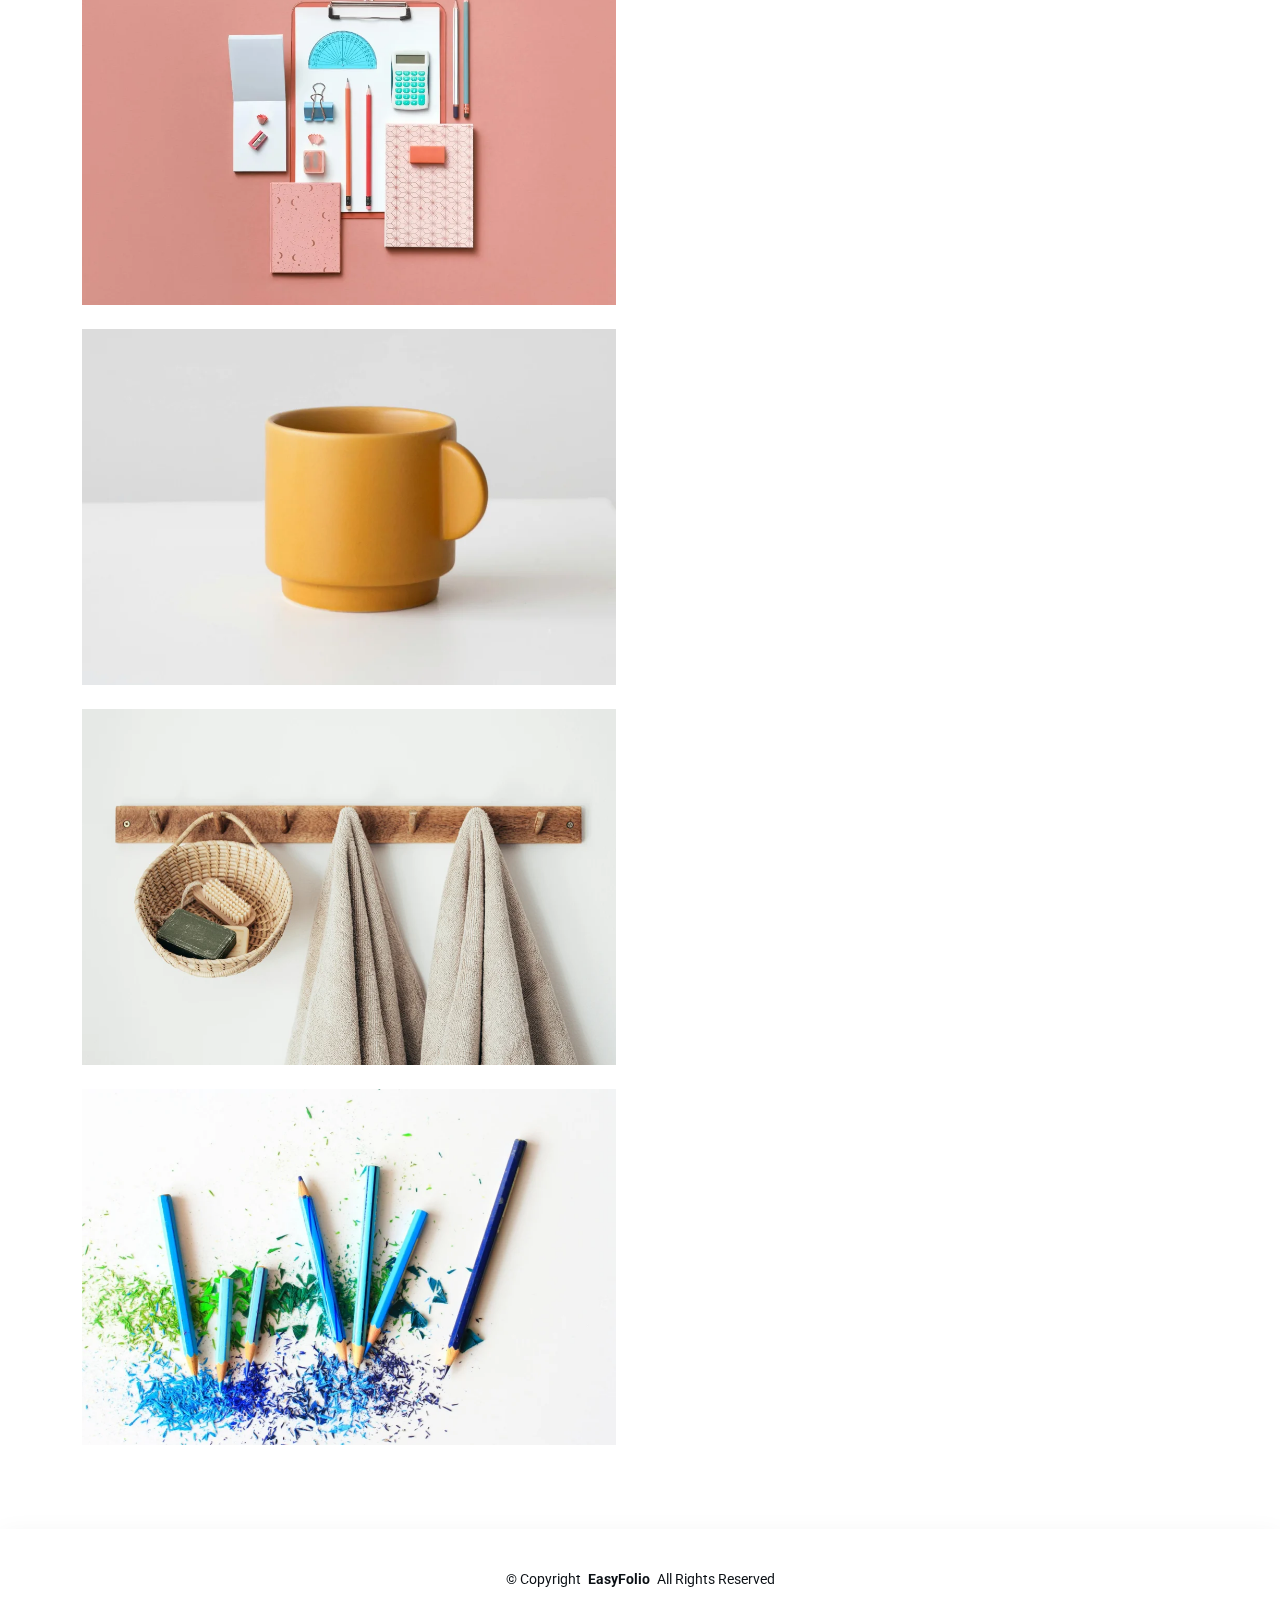
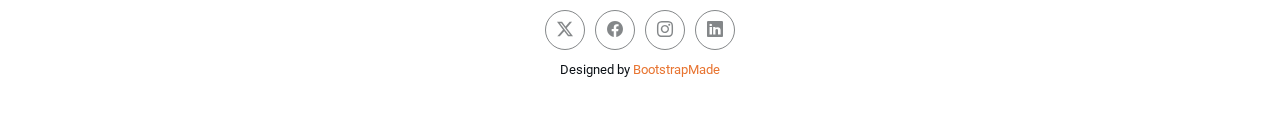
<file: portfolio-details.html>
<!DOCTYPE html>
<html lang="en">

<head>
  <meta charset="utf-8">
  <meta content="width=device-width, initial-scale=1.0" name="viewport">
  <title>Portfolio Details - EasyFolio Bootstrap Template</title>
  <meta name="description" content="">
  <meta name="keywords" content="">

  <!-- Favicons -->
  <link href="assets/img/favicon.png" rel="icon">
  <link href="assets/img/apple-touch-icon.png" rel="apple-touch-icon">

  <!-- Fonts -->
  <link href="https://fonts.googleapis.com" rel="preconnect">
  <link href="https://fonts.gstatic.com" rel="preconnect" crossorigin>
  <link href="https://fonts.googleapis.com/css2?family=Roboto:ital,wght@0,100;0,300;0,400;0,500;0,700;0,900;1,100;1,300;1,400;1,500;1,700;1,900&family=Noto+Sans:ital,wght@0,100;0,200;0,300;0,400;0,500;0,600;0,700;0,800;0,900;1,100;1,200;1,300;1,400;1,500;1,600;1,700;1,800;1,900&family=Questrial:wght@400&display=swap" rel="stylesheet">

  <!-- Vendor CSS Files -->
  <link href="assets/vendor/bootstrap/css/bootstrap.min.css" rel="stylesheet">
  <link href="assets/vendor/bootstrap-icons/bootstrap-icons.css" rel="stylesheet">
  <link href="assets/vendor/aos/aos.css" rel="stylesheet">
  <link href="assets/vendor/glightbox/css/glightbox.min.css" rel="stylesheet">
  <link href="assets/vendor/swiper/swiper-bundle.min.css" rel="stylesheet">

  <!-- Main CSS File -->
  <link href="assets/css/main.css" rel="stylesheet">

  <!-- =======================================================
  * Template Name: EasyFolio
  * Template URL: https://bootstrapmade.com/easyfolio-bootstrap-portfolio-template/
  * Updated: Feb 21 2025 with Bootstrap v5.3.3
  * Author: BootstrapMade.com
  * License: https://bootstrapmade.com/license/
  ======================================================== -->
</head>

<body class="portfolio-details-page">

  <header id="header" class="header d-flex align-items-center sticky-top">
    <div class="header-container container-fluid container-xl position-relative d-flex align-items-center justify-content-between">

      <a href="index.html" class="logo d-flex align-items-center me-auto me-xl-0">
        <!-- Uncomment the line below if you also wish to use an image logo -->
        <!-- <img src="assets/img/logo.webp" alt=""> -->
        <h1 class="sitename">EasyFolio</h1>
      </a>

      <nav id="navmenu" class="navmenu">
        <ul>
          <li><a href="#hero">Home</a></li>
          <li><a href="#about">About</a></li>
          <li><a href="#resume">Resume</a></li>
          <li><a href="#portfolio">Portfolio</a></li>
          <li><a href="#services">Services</a></li>
          <li class="dropdown"><a href="#"><span>Dropdown</span> <i class="bi bi-chevron-down toggle-dropdown"></i></a>
            <ul>
              <li><a href="#">Dropdown 1</a></li>
              <li class="dropdown"><a href="#"><span>Deep Dropdown</span> <i class="bi bi-chevron-down toggle-dropdown"></i></a>
                <ul>
                  <li><a href="#">Deep Dropdown 1</a></li>
                  <li><a href="#">Deep Dropdown 2</a></li>
                  <li><a href="#">Deep Dropdown 3</a></li>
                  <li><a href="#">Deep Dropdown 4</a></li>
                  <li><a href="#">Deep Dropdown 5</a></li>
                </ul>
              </li>
              <li><a href="#">Dropdown 2</a></li>
              <li><a href="#">Dropdown 3</a></li>
              <li><a href="#">Dropdown 4</a></li>
            </ul>
          </li>
          <li><a href="#contact">Contact</a></li>
        </ul>
        <i class="mobile-nav-toggle d-xl-none bi bi-list"></i>
      </nav>

      <div class="header-social-links">
        <a href="#" class="twitter"><i class="bi bi-twitter-x"></i></a>
        <a href="#" class="facebook"><i class="bi bi-facebook"></i></a>
        <a href="#" class="instagram"><i class="bi bi-instagram"></i></a>
        <a href="#" class="linkedin"><i class="bi bi-linkedin"></i></a>
      </div>

    </div>
  </header>

  <main class="main">

    <!-- Page Title -->
    <div class="page-title">
      <div class="breadcrumbs">
        <nav aria-label="breadcrumb">
          <ol class="breadcrumb">
            <li class="breadcrumb-item"><a href="#"><i class="bi bi-house"></i> Home</a></li>
            <li class="breadcrumb-item"><a href="#">Category</a></li>
            <li class="breadcrumb-item active current">Portfolio Details</li>
          </ol>
        </nav>
      </div>

      <div class="title-wrapper">
        <h1>Portfolio Details</h1>
        <p>Lorem ipsum dolor sit amet, consectetur adipiscing elit. Ut elit tellus, luctus nec ullamcorper mattis, pulvinar dapibus leo.</p>
      </div>
    </div><!-- End Page Title -->

    <!-- Portfolio Details Section -->
    <section id="portfolio-details" class="portfolio-details section">

      <div class="container" data-aos="fade-up">

        <div class="row gy-4 g-lg-5">
          <div class="col-lg-6">
            <img src="assets/img/portfolio/portfolio-1.webp" class="img-fluid mb-4" alt="">
            <img src="assets/img/portfolio/portfolio-10.webp" class="img-fluid mb-4" alt="">
            <img src="assets/img/portfolio/portfolio-7.webp" class="img-fluid mb-4" alt="">
            <img src="assets/img/portfolio/portfolio-4.webp" class="img-fluid mb-4" alt="">
            <img src="assets/img/portfolio/portfolio-5.webp" class="img-fluid mb-4" alt="">
            <img src="assets/img/portfolio/portfolio-11.webp" class="img-fluid mb-4" alt="">
            <img src="assets/img/portfolio/portfolio-8.webp" class="img-fluid mb-4" alt="">
          </div>

          <div class="col-lg-6">

            <div class="position-sticky" style="top: 40px">
              <div class="portfolio-description">
                <h2>This is an example of portfolio details</h2>
                <p>
                  Autem ipsum nam porro corporis rerum. Quis eos dolorem eos itaque inventore commodi labore quia quia. Exercitationem repudiandae officiis neque suscipit non officia eaque itaque enim. Voluptatem officia accusantium nesciunt est omnis tempora consectetur dignissimos. Sequi nulla at esse enim cum deserunt eius.
                </p>
                <p>
                  Amet consequatur qui dolore veniam voluptatem voluptatem sit. Non aspernatur atque natus ut cum nam et. Praesentium error dolores rerum minus sequi quia veritatis eum. Eos et doloribus doloremque nesciunt molestiae laboriosam.
                </p>

                <div class="testimonial-item">
                  <p>
                    <i class="bi bi-quote quote-icon-left"></i>
                    <span>Export tempor illum tamen malis malis eram quae irure esse labore quem cillum quid cillum eram malis quorum velit fore eram velit sunt aliqua noster fugiat irure amet legam anim culpa.</span>
                    <i class="bi bi-quote quote-icon-right"></i>
                  </p>
                  <div>
                    <img src="assets/img/person/person-f-5.webp" class="testimonial-img" alt="">
                    <h3>Sara Wilsson</h3>
                    <h4>Designer</h4>
                  </div>
                </div>

                <p>
                  Impedit ipsum quae et aliquid doloribus et voluptatem quasi. Perspiciatis occaecati earum et magnam animi. Quibusdam non qui ea vitae suscipit vitae sunt. Repudiandae incidunt cumque minus deserunt assumenda tempore. Delectus voluptas necessitatibus est.
                </p>

                <p>
                  Sunt voluptatum sapiente facilis quo odio aut ipsum repellat debitis. Molestiae et autem libero. Explicabo et quod necessitatibus similique quis dolor eum. Numquam eaque praesentium rem et qui nesciunt.
                </p>

              </div>

              <div class="portfolio-info mt-5">
                <h3>Project information</h3>
                <ul>
                  <li><strong>Category</strong> Web design</li>
                  <li><strong>Client</strong> ASU Company</li>
                  <li><strong>Project date</strong> 01 March, 2020</li>
                  <li><strong>Project URL</strong> <a href="#">www.example.com</a></li>
                  <li><a href="#" class="btn-visit align-self-start">Visit Website</a></li>
                </ul>
              </div>
            </div>

          </div>
        </div>

      </div>

    </section><!-- /Portfolio Details Section -->

  </main>

  <footer id="footer" class="footer">

    <div class="container">
      <div class="copyright text-center ">
        <p>© <span>Copyright</span> <strong class="px-1 sitename">EasyFolio</strong> <span>All Rights Reserved</span></p>
      </div>
      <div class="social-links d-flex justify-content-center">
        <a href=""><i class="bi bi-twitter-x"></i></a>
        <a href=""><i class="bi bi-facebook"></i></a>
        <a href=""><i class="bi bi-instagram"></i></a>
        <a href=""><i class="bi bi-linkedin"></i></a>
      </div>
      <div class="credits">
        <!-- All the links in the footer should remain intact. -->
        <!-- You can delete the links only if you've purchased the pro version. -->
        <!-- Licensing information: https://bootstrapmade.com/license/ -->
        <!-- Purchase the pro version with working PHP/AJAX contact form: [buy-url] -->
        Designed by <a href="https://bootstrapmade.com/">BootstrapMade</a>
      </div>
    </div>

  </footer>

  <!-- Scroll Top -->
  <a href="#" id="scroll-top" class="scroll-top d-flex align-items-center justify-content-center"><i class="bi bi-arrow-up-short"></i></a>

  <!-- Vendor JS Files -->
  <script src="assets/vendor/bootstrap/js/bootstrap.bundle.min.js"></script>
  <script src="assets/vendor/php-email-form/validate.js"></script>
  <script src="assets/vendor/aos/aos.js"></script>
  <script src="assets/vendor/waypoints/noframework.waypoints.js"></script>
  <script src="assets/vendor/glightbox/js/glightbox.min.js"></script>
  <script src="assets/vendor/imagesloaded/imagesloaded.pkgd.min.js"></script>
  <script src="assets/vendor/isotope-layout/isotope.pkgd.min.js"></script>
  <script src="assets/vendor/swiper/swiper-bundle.min.js"></script>

  <!-- Main JS File -->
  <script src="assets/js/main.js"></script>

</body>

</html>
</file>
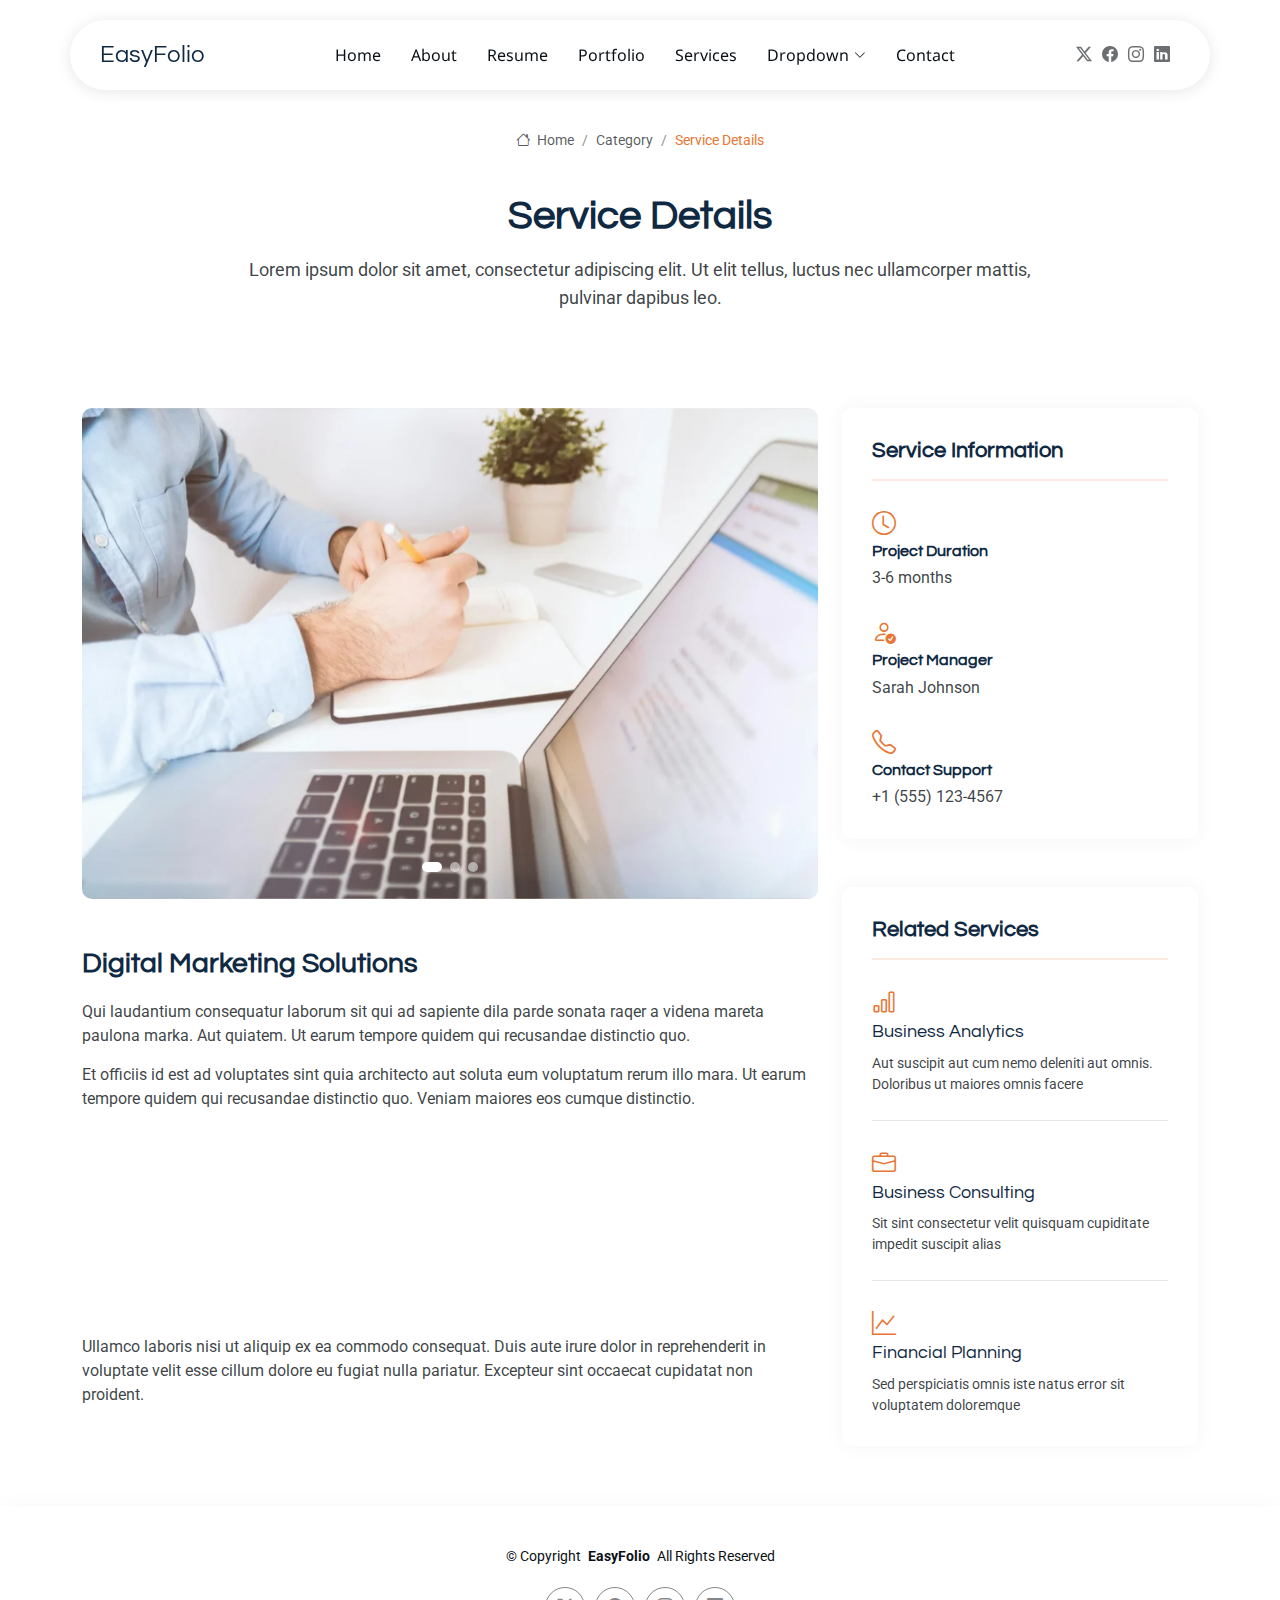
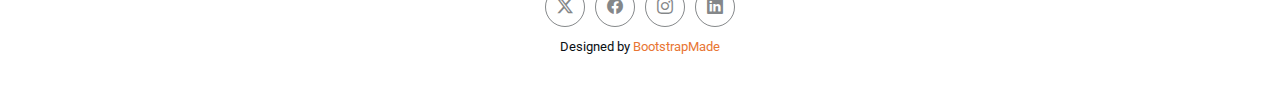
<file: service-details.html>
<!DOCTYPE html>
<html lang="en">

<head>
  <meta charset="utf-8">
  <meta content="width=device-width, initial-scale=1.0" name="viewport">
  <title>Service Details - EasyFolio Bootstrap Template</title>
  <meta name="description" content="">
  <meta name="keywords" content="">

  <!-- Favicons -->
  <link href="assets/img/favicon.png" rel="icon">
  <link href="assets/img/apple-touch-icon.png" rel="apple-touch-icon">

  <!-- Fonts -->
  <link href="https://fonts.googleapis.com" rel="preconnect">
  <link href="https://fonts.gstatic.com" rel="preconnect" crossorigin>
  <link href="https://fonts.googleapis.com/css2?family=Roboto:ital,wght@0,100;0,300;0,400;0,500;0,700;0,900;1,100;1,300;1,400;1,500;1,700;1,900&family=Noto+Sans:ital,wght@0,100;0,200;0,300;0,400;0,500;0,600;0,700;0,800;0,900;1,100;1,200;1,300;1,400;1,500;1,600;1,700;1,800;1,900&family=Questrial:wght@400&display=swap" rel="stylesheet">

  <!-- Vendor CSS Files -->
  <link href="assets/vendor/bootstrap/css/bootstrap.min.css" rel="stylesheet">
  <link href="assets/vendor/bootstrap-icons/bootstrap-icons.css" rel="stylesheet">
  <link href="assets/vendor/aos/aos.css" rel="stylesheet">
  <link href="assets/vendor/glightbox/css/glightbox.min.css" rel="stylesheet">
  <link href="assets/vendor/swiper/swiper-bundle.min.css" rel="stylesheet">

  <!-- Main CSS File -->
  <link href="assets/css/main.css" rel="stylesheet">

  <!-- =======================================================
  * Template Name: EasyFolio
  * Template URL: https://bootstrapmade.com/easyfolio-bootstrap-portfolio-template/
  * Updated: Feb 21 2025 with Bootstrap v5.3.3
  * Author: BootstrapMade.com
  * License: https://bootstrapmade.com/license/
  ======================================================== -->
</head>

<body class="service-details-page">

  <header id="header" class="header d-flex align-items-center sticky-top">
    <div class="header-container container-fluid container-xl position-relative d-flex align-items-center justify-content-between">

      <a href="index.html" class="logo d-flex align-items-center me-auto me-xl-0">
        <!-- Uncomment the line below if you also wish to use an image logo -->
        <!-- <img src="assets/img/logo.webp" alt=""> -->
        <h1 class="sitename">EasyFolio</h1>
      </a>

      <nav id="navmenu" class="navmenu">
        <ul>
          <li><a href="#hero">Home</a></li>
          <li><a href="#about">About</a></li>
          <li><a href="#resume">Resume</a></li>
          <li><a href="#portfolio">Portfolio</a></li>
          <li><a href="#services">Services</a></li>
          <li class="dropdown"><a href="#"><span>Dropdown</span> <i class="bi bi-chevron-down toggle-dropdown"></i></a>
            <ul>
              <li><a href="#">Dropdown 1</a></li>
              <li class="dropdown"><a href="#"><span>Deep Dropdown</span> <i class="bi bi-chevron-down toggle-dropdown"></i></a>
                <ul>
                  <li><a href="#">Deep Dropdown 1</a></li>
                  <li><a href="#">Deep Dropdown 2</a></li>
                  <li><a href="#">Deep Dropdown 3</a></li>
                  <li><a href="#">Deep Dropdown 4</a></li>
                  <li><a href="#">Deep Dropdown 5</a></li>
                </ul>
              </li>
              <li><a href="#">Dropdown 2</a></li>
              <li><a href="#">Dropdown 3</a></li>
              <li><a href="#">Dropdown 4</a></li>
            </ul>
          </li>
          <li><a href="#contact">Contact</a></li>
        </ul>
        <i class="mobile-nav-toggle d-xl-none bi bi-list"></i>
      </nav>

      <div class="header-social-links">
        <a href="#" class="twitter"><i class="bi bi-twitter-x"></i></a>
        <a href="#" class="facebook"><i class="bi bi-facebook"></i></a>
        <a href="#" class="instagram"><i class="bi bi-instagram"></i></a>
        <a href="#" class="linkedin"><i class="bi bi-linkedin"></i></a>
      </div>

    </div>
  </header>

  <main class="main">

    <!-- Page Title -->
    <div class="page-title">
      <div class="breadcrumbs">
        <nav aria-label="breadcrumb">
          <ol class="breadcrumb">
            <li class="breadcrumb-item"><a href="#"><i class="bi bi-house"></i> Home</a></li>
            <li class="breadcrumb-item"><a href="#">Category</a></li>
            <li class="breadcrumb-item active current">Service Details</li>
          </ol>
        </nav>
      </div>

      <div class="title-wrapper">
        <h1>Service Details</h1>
        <p>Lorem ipsum dolor sit amet, consectetur adipiscing elit. Ut elit tellus, luctus nec ullamcorper mattis, pulvinar dapibus leo.</p>
      </div>
    </div><!-- End Page Title -->

    <!-- Service Details Section -->
    <section id="service-details" class="service-details section">

      <div class="container" data-aos="fade-up" data-aos-delay="100">

        <div class="row gy-4">

          <div class="col-lg-8">
            <div class="service-details-slider swiper init-swiper">
              <script type="application/json" class="swiper-config">
                {
                  "loop": true,
                  "speed": 600,
                  "autoplay": {
                    "delay": 5000
                  },
                  "slidesPerView": 1,
                  "pagination": {
                    "el": ".swiper-pagination",
                    "type": "bullets",
                    "clickable": true
                  }
                }
              </script>
              <div class="swiper-wrapper align-items-center">
                <div class="swiper-slide">
                  <img src="assets/img/services/services-1.webp" alt="" class="img-fluid" loading="lazy">
                </div>
                <div class="swiper-slide">
                  <img src="assets/img/services/services-2.webp" alt="" class="img-fluid" loading="lazy">
                </div>
                <div class="swiper-slide">
                  <img src="assets/img/services/services-3.webp" alt="" class="img-fluid" loading="lazy">
                </div>
              </div>
              <div class="swiper-pagination"></div>
            </div>

            <div class="content mt-5">
              <h3>Digital Marketing Solutions</h3>
              <p>
                Qui laudantium consequatur laborum sit qui ad sapiente dila parde sonata raqer a videna mareta paulona marka. Aut quiatem. Ut earum tempore quidem qui recusandae distinctio quo.
              </p>
              <p>
                Et officiis id est ad voluptates sint quia architecto aut soluta eum voluptatum rerum illo mara. Ut earum tempore quidem qui recusandae distinctio quo. Veniam maiores eos cumque distinctio.
              </p>

              <div class="features mt-4">
                <div class="row gy-4">
                  <div class="col-md-6" data-aos="fade-up" data-aos-delay="100">
                    <div class="feature-box d-flex align-items-center">
                      <i class="bi bi-check"></i>
                      <h4>Search Engine Optimization</h4>
                    </div>
                  </div>
                  <div class="col-md-6" data-aos="fade-up" data-aos-delay="200">
                    <div class="feature-box d-flex align-items-center">
                      <i class="bi bi-check"></i>
                      <h4>Social Media Marketing</h4>
                    </div>
                  </div>
                  <div class="col-md-6" data-aos="fade-up" data-aos-delay="300">
                    <div class="feature-box d-flex align-items-center">
                      <i class="bi bi-check"></i>
                      <h4>Content Marketing Strategy</h4>
                    </div>
                  </div>
                  <div class="col-md-6" data-aos="fade-up" data-aos-delay="400">
                    <div class="feature-box d-flex align-items-center">
                      <i class="bi bi-check"></i>
                      <h4>Email Marketing Campaigns</h4>
                    </div>
                  </div>
                </div>
              </div>

              <p class="mt-4">
                Ullamco laboris nisi ut aliquip ex ea commodo consequat. Duis aute irure dolor in reprehenderit in voluptate velit esse cillum dolore eu fugiat nulla pariatur. Excepteur sint occaecat cupidatat non proident.
              </p>
            </div>
          </div>

          <div class="col-lg-4">
            <div class="service-info">
              <h4>Service Information</h4>
              <div class="info-item">
                <i class="bi bi-clock"></i>
                <h5>Project Duration</h5>
                <p>3-6 months</p>
              </div>
              <div class="info-item">
                <i class="bi bi-person-check"></i>
                <h5>Project Manager</h5>
                <p>Sarah Johnson</p>
              </div>
              <div class="info-item">
                <i class="bi bi-telephone"></i>
                <h5>Contact Support</h5>
                <p>+1 (555) 123-4567</p>
              </div>
            </div>

            <div class="related-services mt-5">
              <h4>Related Services</h4>
              <div class="service-item">
                <i class="bi bi-bar-chart"></i>
                <h5><a href="#">Business Analytics</a></h5>
                <p>Aut suscipit aut cum nemo deleniti aut omnis. Doloribus ut maiores omnis facere</p>
              </div>
              <div class="service-item">
                <i class="bi bi-briefcase"></i>
                <h5><a href="#">Business Consulting</a></h5>
                <p>Sit sint consectetur velit quisquam cupiditate impedit suscipit alias</p>
              </div>
              <div class="service-item">
                <i class="bi bi-graph-up"></i>
                <h5><a href="#">Financial Planning</a></h5>
                <p>Sed perspiciatis omnis iste natus error sit voluptatem doloremque</p>
              </div>
            </div>
          </div>

        </div>

      </div>

    </section><!-- /Service Details Section -->

  </main>

  <footer id="footer" class="footer">

    <div class="container">
      <div class="copyright text-center ">
        <p>© <span>Copyright</span> <strong class="px-1 sitename">EasyFolio</strong> <span>All Rights Reserved</span></p>
      </div>
      <div class="social-links d-flex justify-content-center">
        <a href=""><i class="bi bi-twitter-x"></i></a>
        <a href=""><i class="bi bi-facebook"></i></a>
        <a href=""><i class="bi bi-instagram"></i></a>
        <a href=""><i class="bi bi-linkedin"></i></a>
      </div>
      <div class="credits">
        <!-- All the links in the footer should remain intact. -->
        <!-- You can delete the links only if you've purchased the pro version. -->
        <!-- Licensing information: https://bootstrapmade.com/license/ -->
        <!-- Purchase the pro version with working PHP/AJAX contact form: [buy-url] -->
        Designed by <a href="https://bootstrapmade.com/">BootstrapMade</a>
      </div>
    </div>

  </footer>

  <!-- Scroll Top -->
  <a href="#" id="scroll-top" class="scroll-top d-flex align-items-center justify-content-center"><i class="bi bi-arrow-up-short"></i></a>

  <!-- Vendor JS Files -->
  <script src="assets/vendor/bootstrap/js/bootstrap.bundle.min.js"></script>
  <script src="assets/vendor/php-email-form/validate.js"></script>
  <script src="assets/vendor/aos/aos.js"></script>
  <script src="assets/vendor/waypoints/noframework.waypoints.js"></script>
  <script src="assets/vendor/glightbox/js/glightbox.min.js"></script>
  <script src="assets/vendor/imagesloaded/imagesloaded.pkgd.min.js"></script>
  <script src="assets/vendor/isotope-layout/isotope.pkgd.min.js"></script>
  <script src="assets/vendor/swiper/swiper-bundle.min.js"></script>

  <!-- Main JS File -->
  <script src="assets/js/main.js"></script>

</body>

</html>
</file>
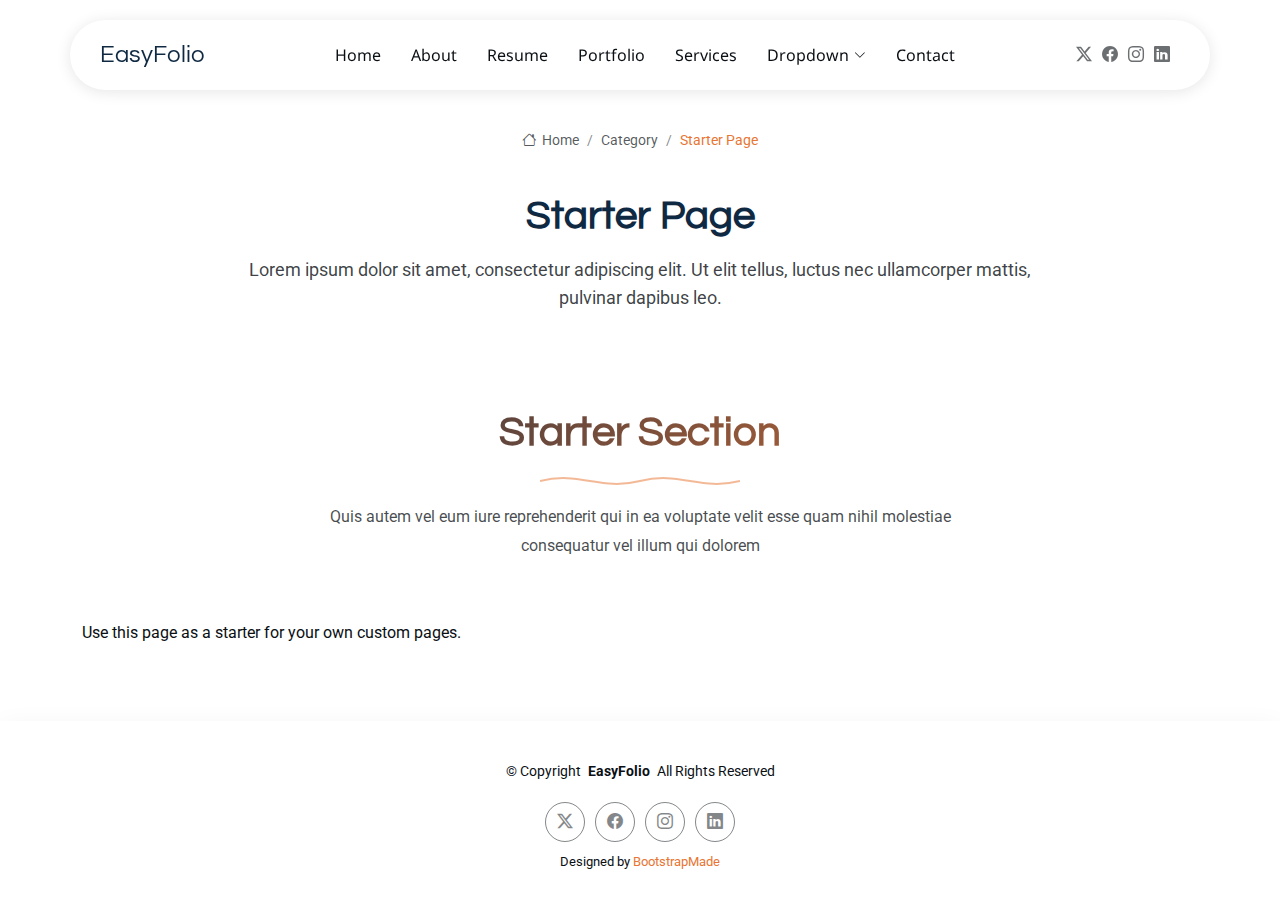
<file: starter-page.html>
<!DOCTYPE html>
<html lang="en">

<head>
  <meta charset="utf-8">
  <meta content="width=device-width, initial-scale=1.0" name="viewport">
  <title>Starter Page - EasyFolio Bootstrap Template</title>
  <meta name="description" content="">
  <meta name="keywords" content="">

  <!-- Favicons -->
  <link href="assets/img/favicon.png" rel="icon">
  <link href="assets/img/apple-touch-icon.png" rel="apple-touch-icon">

  <!-- Fonts -->
  <link href="https://fonts.googleapis.com" rel="preconnect">
  <link href="https://fonts.gstatic.com" rel="preconnect" crossorigin>
  <link href="https://fonts.googleapis.com/css2?family=Roboto:ital,wght@0,100;0,300;0,400;0,500;0,700;0,900;1,100;1,300;1,400;1,500;1,700;1,900&family=Noto+Sans:ital,wght@0,100;0,200;0,300;0,400;0,500;0,600;0,700;0,800;0,900;1,100;1,200;1,300;1,400;1,500;1,600;1,700;1,800;1,900&family=Questrial:wght@400&display=swap" rel="stylesheet">

  <!-- Vendor CSS Files -->
  <link href="assets/vendor/bootstrap/css/bootstrap.min.css" rel="stylesheet">
  <link href="assets/vendor/bootstrap-icons/bootstrap-icons.css" rel="stylesheet">
  <link href="assets/vendor/aos/aos.css" rel="stylesheet">
  <link href="assets/vendor/glightbox/css/glightbox.min.css" rel="stylesheet">
  <link href="assets/vendor/swiper/swiper-bundle.min.css" rel="stylesheet">

  <!-- Main CSS File -->
  <link href="assets/css/main.css" rel="stylesheet">

  <!-- =======================================================
  * Template Name: EasyFolio
  * Template URL: https://bootstrapmade.com/easyfolio-bootstrap-portfolio-template/
  * Updated: Feb 21 2025 with Bootstrap v5.3.3
  * Author: BootstrapMade.com
  * License: https://bootstrapmade.com/license/
  ======================================================== -->
</head>

<body class="starter-page-page">

  <header id="header" class="header d-flex align-items-center sticky-top">
    <div class="header-container container-fluid container-xl position-relative d-flex align-items-center justify-content-between">

      <a href="index.html" class="logo d-flex align-items-center me-auto me-xl-0">
        <!-- Uncomment the line below if you also wish to use an image logo -->
        <!-- <img src="assets/img/logo.webp" alt=""> -->
        <h1 class="sitename">EasyFolio</h1>
      </a>

      <nav id="navmenu" class="navmenu">
        <ul>
          <li><a href="#hero">Home</a></li>
          <li><a href="#about">About</a></li>
          <li><a href="#resume">Resume</a></li>
          <li><a href="#portfolio">Portfolio</a></li>
          <li><a href="#services">Services</a></li>
          <li class="dropdown"><a href="#"><span>Dropdown</span> <i class="bi bi-chevron-down toggle-dropdown"></i></a>
            <ul>
              <li><a href="#">Dropdown 1</a></li>
              <li class="dropdown"><a href="#"><span>Deep Dropdown</span> <i class="bi bi-chevron-down toggle-dropdown"></i></a>
                <ul>
                  <li><a href="#">Deep Dropdown 1</a></li>
                  <li><a href="#">Deep Dropdown 2</a></li>
                  <li><a href="#">Deep Dropdown 3</a></li>
                  <li><a href="#">Deep Dropdown 4</a></li>
                  <li><a href="#">Deep Dropdown 5</a></li>
                </ul>
              </li>
              <li><a href="#">Dropdown 2</a></li>
              <li><a href="#">Dropdown 3</a></li>
              <li><a href="#">Dropdown 4</a></li>
            </ul>
          </li>
          <li><a href="#contact">Contact</a></li>
        </ul>
        <i class="mobile-nav-toggle d-xl-none bi bi-list"></i>
      </nav>

      <div class="header-social-links">
        <a href="#" class="twitter"><i class="bi bi-twitter-x"></i></a>
        <a href="#" class="facebook"><i class="bi bi-facebook"></i></a>
        <a href="#" class="instagram"><i class="bi bi-instagram"></i></a>
        <a href="#" class="linkedin"><i class="bi bi-linkedin"></i></a>
      </div>

    </div>
  </header>

  <main class="main">

    <!-- Page Title -->
    <div class="page-title">
      <div class="breadcrumbs">
        <nav aria-label="breadcrumb">
          <ol class="breadcrumb">
            <li class="breadcrumb-item"><a href="#"><i class="bi bi-house"></i> Home</a></li>
            <li class="breadcrumb-item"><a href="#">Category</a></li>
            <li class="breadcrumb-item active current">Starter Page</li>
          </ol>
        </nav>
      </div>

      <div class="title-wrapper">
        <h1>Starter Page</h1>
        <p>Lorem ipsum dolor sit amet, consectetur adipiscing elit. Ut elit tellus, luctus nec ullamcorper mattis, pulvinar dapibus leo.</p>
      </div>
    </div><!-- End Page Title -->

    <!-- Starter Section Section -->
    <section id="starter-section" class="starter-section section">

      <!-- Section Title -->
      <div class="container section-title" data-aos="fade-up">
        <h2>Starter Section</h2>
        <div class="title-shape">
          <svg viewBox="0 0 200 20" xmlns="http://www.w3.org/2000/svg">
            <path d="M 0,10 C 40,0 60,20 100,10 C 140,0 160,20 200,10" fill="none" stroke="currentColor" stroke-width="2"></path>
          </svg>
        </div>
        <p>Quis autem vel eum iure reprehenderit qui in ea voluptate velit esse quam nihil molestiae consequatur vel illum qui dolorem</p>
      </div><!-- End Section Title -->

      <div class="container" data-aos="fade-up">
        <p>Use this page as a starter for your own custom pages.</p>
      </div>

    </section><!-- /Starter Section Section -->

  </main>

  <footer id="footer" class="footer">

    <div class="container">
      <div class="copyright text-center ">
        <p>© <span>Copyright</span> <strong class="px-1 sitename">EasyFolio</strong> <span>All Rights Reserved</span></p>
      </div>
      <div class="social-links d-flex justify-content-center">
        <a href=""><i class="bi bi-twitter-x"></i></a>
        <a href=""><i class="bi bi-facebook"></i></a>
        <a href=""><i class="bi bi-instagram"></i></a>
        <a href=""><i class="bi bi-linkedin"></i></a>
      </div>
      <div class="credits">
        <!-- All the links in the footer should remain intact. -->
        <!-- You can delete the links only if you've purchased the pro version. -->
        <!-- Licensing information: https://bootstrapmade.com/license/ -->
        <!-- Purchase the pro version with working PHP/AJAX contact form: [buy-url] -->
        Designed by <a href="https://bootstrapmade.com/">BootstrapMade</a>
      </div>
    </div>

  </footer>

  <!-- Scroll Top -->
  <a href="#" id="scroll-top" class="scroll-top d-flex align-items-center justify-content-center"><i class="bi bi-arrow-up-short"></i></a>

  <!-- Vendor JS Files -->
  <script src="assets/vendor/bootstrap/js/bootstrap.bundle.min.js"></script>
  <script src="assets/vendor/php-email-form/validate.js"></script>
  <script src="assets/vendor/aos/aos.js"></script>
  <script src="assets/vendor/waypoints/noframework.waypoints.js"></script>
  <script src="assets/vendor/glightbox/js/glightbox.min.js"></script>
  <script src="assets/vendor/imagesloaded/imagesloaded.pkgd.min.js"></script>
  <script src="assets/vendor/isotope-layout/isotope.pkgd.min.js"></script>
  <script src="assets/vendor/swiper/swiper-bundle.min.js"></script>

  <!-- Main JS File -->
  <script src="assets/js/main.js"></script>

</body>

</html>
</file>
<file: assets/css/main.css>
/**
* Template Name: EasyFolio
* Template URL: https://bootstrapmade.com/easyfolio-bootstrap-portfolio-template/
* Updated: Feb 21 2025 with Bootstrap v5.3.3
* Author: BootstrapMade.com
* License: https://bootstrapmade.com/license/
*/

/*--------------------------------------------------------------
# Font & Color Variables
# Help: https://bootstrapmade.com/color-system/
--------------------------------------------------------------*/
/* Fonts */
:root {
  --default-font: "Roboto",  system-ui, -apple-system, "Segoe UI", Roboto, "Helvetica Neue", Arial, "Noto Sans", "Liberation Sans", sans-serif, "Apple Color Emoji", "Segoe UI Emoji", "Segoe UI Symbol", "Noto Color Emoji";
  --heading-font: "Questrial",  sans-serif;
  --nav-font: "Noto Sans",  sans-serif;
}

/* Global Colors - The following color variables are used throughout the website. Updating them here will change the color scheme of the entire website */
:root { 
  --background-color: #ffffff; /* Background color for the entire website, including individual sections */
  --default-color: #0a0f14; /* Default color used for the majority of the text content across the entire website */
  --heading-color: #0f2943; /* Color for headings, subheadings and title throughout the website */
  --accent-color: #e87532; /* Accent color that represents your brand on the website. It's used for buttons, links, and other elements that need to stand out */
  --surface-color: #ffffff; /* The surface color is used as a background of boxed elements within sections, such as cards, icon boxes, or other elements that require a visual separation from the global background. */
  --contrast-color: #ffffff; /* Contrast color for text, ensuring readability against backgrounds of accent, heading, or default colors. */
}

/* Nav Menu Colors - The following color variables are used specifically for the navigation menu. They are separate from the global colors to allow for more customization options */
:root {
  --nav-color: #0a0f14;  /* The default color of the main navmenu links */
  --nav-hover-color: #e87532; /* Applied to main navmenu links when they are hovered over or active */
  --nav-mobile-background-color: #ffffff; /* Used as the background color for mobile navigation menu */
  --nav-dropdown-background-color: #ffffff; /* Used as the background color for dropdown items that appear when hovering over primary navigation items */
  --nav-dropdown-color: #0a0f14; /* Used for navigation links of the dropdown items in the navigation menu. */
  --nav-dropdown-hover-color: #e87532; /* Similar to --nav-hover-color, this color is applied to dropdown navigation links when they are hovered over. */
}

/* Color Presets - These classes override global colors when applied to any section or element, providing reuse of the sam color scheme. */

.light-background {
  --background-color: #faf9fb;
  --surface-color: #ffffff;
}

.dark-background {
  --background-color: #060606;
  --default-color: #ffffff;
  --heading-color: #ffffff;
  --surface-color: #252525;
  --contrast-color: #ffffff;
}

/* Smooth scroll */
:root {
  scroll-behavior: smooth;
}

/*--------------------------------------------------------------
# General Styling & Shared Classes
--------------------------------------------------------------*/
body {
  color: var(--default-color);
  background-color: var(--background-color);
  font-family: var(--default-font);
}

a {
  color: var(--accent-color);
  text-decoration: none;
  transition: 0.3s;
}

a:hover {
  color: color-mix(in srgb, var(--accent-color), transparent 25%);
  text-decoration: none;
}

h1,
h2,
h3,
h4,
h5,
h6 {
  color: var(--heading-color);
  font-family: var(--heading-font);
}

/* PHP Email Form Messages
------------------------------*/
.php-email-form .error-message {
  display: none;
  background: #df1529;
  color: #ffffff;
  text-align: left;
  padding: 15px;
  margin-bottom: 24px;
  font-weight: 600;
}

.php-email-form .sent-message {
  display: none;
  color: #ffffff;
  background: #059652;
  text-align: center;
  padding: 15px;
  margin-bottom: 24px;
  font-weight: 600;
}

.php-email-form .loading {
  display: none;
  background: var(--surface-color);
  text-align: center;
  padding: 15px;
  margin-bottom: 24px;
}

.php-email-form .loading:before {
  content: "";
  display: inline-block;
  border-radius: 50%;
  width: 24px;
  height: 24px;
  margin: 0 10px -6px 0;
  border: 3px solid var(--accent-color);
  border-top-color: var(--surface-color);
  animation: php-email-form-loading 1s linear infinite;
}

@keyframes php-email-form-loading {
  0% {
    transform: rotate(0deg);
  }

  100% {
    transform: rotate(360deg);
  }
}

/*--------------------------------------------------------------
# Global Header
--------------------------------------------------------------*/
.header {
  color: var(--default-color);
  background-color: var(--background-color);
  padding: 20px 0;
  transition: all 0.5s;
  z-index: 997;
}

.header .header-container {
  background: var(--surface-color);
  border-radius: 50px;
  padding: 5px 25px;
  box-shadow: 0px 2px 15px rgba(0, 0, 0, 0.1);
}

.header .logo {
  line-height: 1;
}

.header .logo img {
  max-height: 36px;
  margin-right: 8px;
}

.header .logo h1 {
  font-size: 24px;
  margin: 0;
  padding-left: 5px;
  font-weight: 500;
  color: var(--heading-color);
}

.header .header-social-links {
  padding-right: 15px;
}

.header .header-social-links a {
  color: color-mix(in srgb, var(--default-color), transparent 40%);
  padding-left: 6px;
  display: inline-block;
  transition: 0.3s;
  font-size: 16px;
}

.header .header-social-links a:hover {
  color: var(--accent-color);
}

.header .header-social-links a i {
  line-height: 0px;
}

@media (max-width: 1200px) {
  .header {
    padding-top: 10px;
  }

  .header .header-container {
    margin-left: 10px;
    margin-right: 10px;
    padding: 10px 5px 10px 15px;
  }

  .header .logo {
    order: 1;
  }

  .header .header-social-links {
    order: 2;
  }

  .header .navmenu {
    order: 3;
  }
}

/*--------------------------------------------------------------
# Navigation Menu
--------------------------------------------------------------*/
/* Navmenu - Desktop */
@media (min-width: 1200px) {
  .navmenu {
    padding: 0;
  }

  .navmenu ul {
    margin: 0;
    padding: 0;
    display: flex;
    list-style: none;
    align-items: center;
  }

  .navmenu li {
    position: relative;
  }

  .navmenu a,
  .navmenu a:focus {
    color: var(--nav-color);
    padding: 18px 15px;
    font-size: 16px;
    font-family: var(--nav-font);
    font-weight: 400;
    display: flex;
    align-items: center;
    justify-content: space-between;
    white-space: nowrap;
    transition: 0.3s;
  }

  .navmenu a i,
  .navmenu a:focus i {
    font-size: 12px;
    line-height: 0;
    margin-left: 5px;
    transition: 0.3s;
  }

  .navmenu li:last-child a {
    padding-right: 0;
  }

  .navmenu li:hover>a,
  .navmenu .active,
  .navmenu .active:focus {
    color: var(--nav-hover-color);
  }

  .navmenu .dropdown ul {
    margin: 0;
    padding: 10px 0;
    background: var(--nav-dropdown-background-color);
    display: block;
    position: absolute;
    visibility: hidden;
    left: 14px;
    top: 130%;
    opacity: 0;
    transition: 0.3s;
    border-radius: 4px;
    z-index: 99;
    box-shadow: 0px 0px 30px rgba(0, 0, 0, 0.1);
  }

  .navmenu .dropdown ul li {
    min-width: 200px;
  }

  .navmenu .dropdown ul a {
    padding: 10px 20px;
    font-size: 15px;
    text-transform: none;
    color: var(--nav-dropdown-color);
  }

  .navmenu .dropdown ul a i {
    font-size: 12px;
  }

  .navmenu .dropdown ul a:hover,
  .navmenu .dropdown ul .active:hover,
  .navmenu .dropdown ul li:hover>a {
    color: var(--nav-dropdown-hover-color);
  }

  .navmenu .dropdown:hover>ul {
    opacity: 1;
    top: 100%;
    visibility: visible;
  }

  .navmenu .dropdown .dropdown ul {
    top: 0;
    left: -90%;
    visibility: hidden;
  }

  .navmenu .dropdown .dropdown:hover>ul {
    opacity: 1;
    top: 0;
    left: -100%;
    visibility: visible;
  }
}

/* Navmenu - Mobile */
@media (max-width: 1199px) {
  .mobile-nav-toggle {
    color: var(--nav-color);
    font-size: 28px;
    line-height: 0;
    margin-right: 10px;
    cursor: pointer;
    transition: color 0.3s;
  }

  .navmenu {
    padding: 0;
    z-index: 9997;
  }

  .navmenu ul {
    display: none;
    list-style: none;
    position: absolute;
    inset: 60px 20px 20px 20px;
    padding: 10px 0;
    margin: 0;
    border-radius: 6px;
    background-color: var(--nav-mobile-background-color);
    overflow-y: auto;
    transition: 0.3s;
    z-index: 9998;
    box-shadow: 0px 0px 30px rgba(0, 0, 0, 0.1);
  }

  .navmenu a,
  .navmenu a:focus {
    color: var(--nav-dropdown-color);
    padding: 10px 20px;
    font-family: var(--nav-font);
    font-size: 17px;
    font-weight: 500;
    display: flex;
    align-items: center;
    justify-content: space-between;
    white-space: nowrap;
    transition: 0.3s;
  }

  .navmenu a i,
  .navmenu a:focus i {
    font-size: 12px;
    line-height: 0;
    margin-left: 5px;
    width: 30px;
    height: 30px;
    display: flex;
    align-items: center;
    justify-content: center;
    border-radius: 50%;
    transition: 0.3s;
    background-color: color-mix(in srgb, var(--accent-color), transparent 90%);
  }

  .navmenu a i:hover,
  .navmenu a:focus i:hover {
    background-color: var(--accent-color);
    color: var(--contrast-color);
  }

  .navmenu a:hover,
  .navmenu .active,
  .navmenu .active:focus {
    color: var(--nav-dropdown-hover-color);
  }

  .navmenu .active i,
  .navmenu .active:focus i {
    background-color: var(--accent-color);
    color: var(--contrast-color);
    transform: rotate(180deg);
  }

  .navmenu .dropdown ul {
    position: static;
    display: none;
    z-index: 99;
    padding: 10px 0;
    margin: 10px 20px;
    background-color: var(--nav-dropdown-background-color);
    border: 1px solid color-mix(in srgb, var(--default-color), transparent 90%);
    box-shadow: none;
    transition: all 0.5s ease-in-out;
  }

  .navmenu .dropdown ul ul {
    background-color: rgba(33, 37, 41, 0.1);
  }

  .navmenu .dropdown>.dropdown-active {
    display: block;
    background-color: rgba(33, 37, 41, 0.03);
  }

  .mobile-nav-active {
    overflow: hidden;
  }

  .mobile-nav-active .mobile-nav-toggle {
    color: #fff;
    position: absolute;
    font-size: 32px;
    top: 15px;
    right: 15px;
    margin-right: 0;
    z-index: 9999;
  }

  .mobile-nav-active .navmenu {
    position: fixed;
    overflow: hidden;
    inset: 0;
    background: rgba(33, 37, 41, 0.8);
    transition: 0.3s;
  }

  .mobile-nav-active .navmenu>ul {
    display: block;
  }
}

/*--------------------------------------------------------------
# Global Footer
--------------------------------------------------------------*/
.footer {
  color: var(--default-color);
  background-color: var(--background-color);
  font-size: 14px;
  padding: 40px 0;
  position: relative;
  box-shadow: 0 5px 25px rgba(0, 0, 0, 0.05);
}

.footer .copyright p {
  margin-bottom: 0;
}

.footer .social-links {
  margin-top: 20px;
}

.footer .social-links a {
  display: flex;
  align-items: center;
  justify-content: center;
  width: 40px;
  height: 40px;
  border-radius: 50%;
  border: 1px solid color-mix(in srgb, var(--default-color), transparent 50%);
  font-size: 16px;
  color: color-mix(in srgb, var(--default-color), transparent 50%);
  margin: 0 5px;
  transition: 0.3s;
}

.footer .social-links a:hover {
  color: var(--accent-color);
  border-color: var(--accent-color);
}

.footer .credits {
  margin-top: 10px;
  font-size: 13px;
  text-align: center;
}

/*--------------------------------------------------------------
# Scroll Top Button
--------------------------------------------------------------*/
.scroll-top {
  position: fixed;
  visibility: hidden;
  opacity: 0;
  right: 15px;
  bottom: -15px;
  z-index: 99999;
  background-color: var(--accent-color);
  width: 44px;
  height: 44px;
  border-radius: 50px;
  transition: all 0.4s;
}

.scroll-top i {
  font-size: 24px;
  color: var(--contrast-color);
  line-height: 0;
}

.scroll-top:hover {
  background-color: color-mix(in srgb, var(--accent-color), transparent 20%);
  color: var(--contrast-color);
}

.scroll-top.active {
  visibility: visible;
  opacity: 1;
  bottom: 15px;
}

/*--------------------------------------------------------------
# Disable aos animation delay on mobile devices
--------------------------------------------------------------*/
@media screen and (max-width: 768px) {
  [data-aos-delay] {
    transition-delay: 0 !important;
  }
}

/*--------------------------------------------------------------
# Global Page Titles & Breadcrumbs
--------------------------------------------------------------*/
.page-title {
  text-align: center;
  padding: 20px 0;
}

.page-title .breadcrumbs {
  margin-bottom: 1.5rem;
}

.page-title .breadcrumbs .breadcrumb {
  justify-content: center;
  margin: 0;
  padding: 0;
  background: none;
}

.page-title .breadcrumbs .breadcrumb .breadcrumb-item {
  font-size: 0.9rem;
  color: color-mix(in srgb, var(--default-color), transparent 30%);
}

.page-title .breadcrumbs .breadcrumb .breadcrumb-item.active {
  color: var(--accent-color);
}

.page-title .breadcrumbs .breadcrumb .breadcrumb-item a {
  color: inherit;
  text-decoration: none;
  transition: color 0.3s ease;
}

.page-title .breadcrumbs .breadcrumb .breadcrumb-item a:hover {
  color: var(--accent-color);
}

.page-title .breadcrumbs .breadcrumb .breadcrumb-item a i {
  font-size: 0.9rem;
  margin-right: 0.2rem;
}

.page-title .breadcrumbs .breadcrumb .breadcrumb-item+.breadcrumb-item::before {
  color: color-mix(in srgb, var(--default-color), transparent 50%);
}

.page-title .title-wrapper {
  max-width: 800px;
  margin: 0 auto;
  padding: 1rem 0;
}

.page-title .title-wrapper h1 {
  font-size: 2.5rem;
  margin-bottom: 1rem;
  font-weight: 700;
  color: var(--heading-color);
}

.page-title .title-wrapper p {
  font-size: 1.1rem;
  color: color-mix(in srgb, var(--default-color), transparent 20%);
  margin: 0;
  line-height: 1.6;
}

@media (max-width: 768px) {
  .page-title .title-wrapper h1 {
    font-size: 2rem;
  }

  .page-title .title-wrapper p {
    font-size: 1rem;
  }
}

@media (max-width: 576px) {
  .page-title .title-wrapper h1 {
    font-size: 1.75rem;
  }
}

/*--------------------------------------------------------------
# Global Sections
--------------------------------------------------------------*/
section,
.section {
  color: var(--default-color);
  background-color: var(--background-color);
  padding: 60px 0;
  scroll-margin-top: 90px;
  overflow: clip;
}

@media (max-width: 1199px) {

  section,
  .section {
    scroll-margin-top: 66px;
  }
}

/*--------------------------------------------------------------
# Global Section Titles
--------------------------------------------------------------*/
.section-title {
  text-align: center;
  padding-bottom: 60px;
  position: relative;
}

.section-title h2 {
  font-size: 42px;
  font-weight: 700;
  margin-bottom: 10px;
  background: linear-gradient(120deg, var(--heading-color), var(--accent-color));
  -webkit-background-clip: text;
  -webkit-text-fill-color: transparent;
  background-clip: text;
  position: relative;
}

.section-title .title-shape {
  width: 200px;
  height: 20px;
  margin: 0 auto;
  color: var(--accent-color);
  opacity: 0.5;
}

.section-title .title-shape svg {
  width: 100%;
  height: 100%;
}

.section-title p {
  margin: 15px auto 0;
  font-size: 16px;
  max-width: 700px;
  color: color-mix(in srgb, var(--default-color), transparent 25%);
  line-height: 1.8;
}

@media (max-width: 768px) {
  .section-title h2 {
    font-size: 32px;
  }

  .section-title .subtitle-wrapper .subtitle {
    font-size: 13px;
  }
}

/*--------------------------------------------------------------
# Hero Section
--------------------------------------------------------------*/
.hero {
  padding: 80px 0;
  position: relative;
  overflow: hidden;
}

.hero .content h2 {
  font-size: 3.5rem;
  font-weight: 700;
  line-height: 1.2;
  margin-bottom: 1.5rem;
}

@media (max-width: 991px) {
  .hero .content h2 {
    font-size: 2.5rem;
  }
}

.hero .content .lead {
  font-size: 1.25rem;
  margin-bottom: 2rem;
  color: color-mix(in srgb, var(--default-color), transparent 20%);
}

.hero .cta-buttons {
  display: flex;
  gap: 1rem;
  margin-bottom: 3rem;
}

@media (max-width: 576px) {
  .hero .cta-buttons {
    flex-direction: column;
  }
}

.hero .cta-buttons .btn {
  padding: 0.8rem 2rem;
  font-size: 1rem;
  font-weight: 500;
  border-radius: 50px;
  transition: all 0.3s ease;
}

.hero .cta-buttons .btn.btn-primary {
  background-color: var(--accent-color);
  border-color: var(--accent-color);
  color: var(--contrast-color);
}

.hero .cta-buttons .btn.btn-primary:hover {
  background-color: color-mix(in srgb, var(--accent-color), transparent 15%);
  border-color: color-mix(in srgb, var(--accent-color), transparent 15%);
  transform: translateY(-2px);
}

.hero .cta-buttons .btn.btn-outline {
  border: 2px solid color-mix(in srgb, var(--accent-color), transparent 70%);
  color: var(--accent-color);
  background: transparent;
}

.hero .cta-buttons .btn.btn-outline:hover {
  background-color: var(--accent-color);
  color: var(--contrast-color);
  transform: translateY(-2px);
}

.hero .hero-stats {
  display: flex;
  gap: 3rem;
  margin-top: 2rem;
}

@media (max-width: 576px) {
  .hero .hero-stats {
    flex-direction: column;
    gap: 1.5rem;
  }
}

.hero .hero-stats .stat-item .stat-number {
  display: block;
  font-size: 2.5rem;
  font-weight: 700;
  color: var(--heading-color);
  line-height: 1;
}

.hero .hero-stats .stat-item .stat-label {
  font-size: 0.9rem;
  color: color-mix(in srgb, var(--default-color), transparent 30%);
  margin-top: 0.5rem;
  display: block;
}

.hero .hero-image {
  position: relative;
  padding: 2rem;
}

.hero .hero-image img {
  position: relative;
  z-index: 2;
}

.hero .hero-image .shape-1,
.hero .hero-image .shape-2 {
  position: absolute;
  border-radius: 30% 70% 70% 30%/30% 30% 70% 70%;
  z-index: 1;
}

.hero .hero-image .shape-1 {
  width: 300px;
  height: 300px;
  background-color: color-mix(in srgb, var(--accent-color), transparent 85%);
  top: -20px;
  right: -20px;
  animation: morphShape 15s linear infinite;
}

.hero .hero-image .shape-2 {
  width: 200px;
  height: 200px;
  background-color: color-mix(in srgb, var(--heading-color), transparent 90%);
  bottom: -20px;
  left: -20px;
  animation: morphShape 20s linear infinite reverse;
}

@media (max-width: 991px) {
  .hero {
    text-align: center;
    padding: 60px 0;
  }

  .hero .cta-buttons {
    justify-content: center;
  }

  .hero .hero-stats {
    justify-content: center;
  }

  .hero .hero-image {
    margin-top: 3rem;
  }
}

@keyframes morphShape {
  0% {
    border-radius: 30% 70% 70% 30%/30% 30% 70% 70%;
  }

  25% {
    border-radius: 58% 42% 75% 25%/76% 46% 54% 24%;
  }

  50% {
    border-radius: 50% 50% 33% 67%/55% 27% 73% 45%;
  }

  75% {
    border-radius: 33% 67% 58% 42%/63% 68% 32% 37%;
  }

  100% {
    border-radius: 30% 70% 70% 30%/30% 30% 70% 70%;
  }
}

/*--------------------------------------------------------------
# About Section
--------------------------------------------------------------*/
.about .about-image {
  position: relative;
}

.about .about-image img {
  box-shadow: 0 0 30px rgba(0, 0, 0, 0.1);
}

.about .about-content {
  padding-left: 2rem;
}

@media (max-width: 991.98px) {
  .about .about-content {
    padding-left: 0;
    margin-top: 3rem;
  }
}

.about .about-content .subtitle {
  font-size: 0.875rem;
  font-weight: 600;
  letter-spacing: 2px;
  color: var(--accent-color);
  margin-bottom: 1rem;
  display: block;
}

.about .about-content h2 {
  font-size: 2rem;
  font-weight: 700;
  margin-bottom: 1.5rem;
}

.about .about-content .lead {
  font-size: 1.1rem;
  color: color-mix(in srgb, var(--default-color), transparent 25%);
}

.about .personal-info {
  margin-top: 2rem;
  padding: 2rem;
  background-color: var(--surface-color);
  border-radius: 1rem;
  box-shadow: 0 0 30px rgba(0, 0, 0, 0.05);
}

.about .personal-info .info-item {
  display: flex;
  flex-direction: column;
  gap: 0.5rem;
}

.about .personal-info .info-item .label {
  font-size: 0.875rem;
  color: color-mix(in srgb, var(--default-color), transparent 40%);
}

.about .personal-info .info-item .value {
  font-weight: 600;
  color: var(--heading-color);
}

.about .signature {
  display: flex;
  align-items: center;
  gap: 1.5rem;
}

.about .signature .signature-image {
  max-width: 150px;
}

.about .signature .signature-info h4 {
  font-size: 1.25rem;
  margin-bottom: 0.25rem;
}

.about .signature .signature-info p {
  font-size: 0.875rem;
  color: color-mix(in srgb, var(--default-color), transparent 40%);
  margin: 0;
}

/*--------------------------------------------------------------
# Skills Section
--------------------------------------------------------------*/
.skills .skill-box {
  background-color: var(--surface-color);
  padding: 2rem;
  border-radius: 8px;
  box-shadow: 0 0 20px rgba(0, 0, 0, 0.05);
}

.skills .skill-box h3 {
  font-size: 1.2rem;
  margin-bottom: 1rem;
  font-weight: 600;
}

.skills .skill-box p {
  font-size: 0.9rem;
  margin-bottom: 0.8rem;
  opacity: 0.6;
}

.skills .skill-box .progress {
  background-color: color-mix(in srgb, var(--accent-color), transparent 85%);
  border-radius: 50px;
  height: 8px;
  margin-top: 5px;
  overflow: hidden;
}

.skills .skill-box .progress .progress-bar {
  background-color: var(--accent-color);
  height: 100%;
  position: relative;
  border-radius: 50px;
  transition: 0.9s;
  width: 1px;
}

/*--------------------------------------------------------------
# Resume Section
--------------------------------------------------------------*/
.resume .resume-wrapper .resume-block {
  margin-bottom: 3rem;
}

.resume .resume-wrapper .resume-block:last-child {
  margin-bottom: 0;
}

.resume .resume-wrapper .resume-block h2 {
  font-size: 2rem;
  margin-bottom: 0.8rem;
  font-weight: 700;
}

.resume .resume-wrapper .resume-block h2 span {
  color: var(--accent-color);
}

.resume .resume-wrapper .resume-block .lead {
  color: color-mix(in srgb, var(--default-color), transparent 25%);
  margin-bottom: 3rem;
}

.resume .resume-wrapper .timeline {
  position: relative;
}

.resume .resume-wrapper .timeline::before {
  content: "";
  position: absolute;
  left: 20%;
  top: 0;
  height: 100%;
  width: 2px;
  background-color: color-mix(in srgb, var(--accent-color), transparent 85%);
}

.resume .resume-wrapper .timeline .timeline-item {
  display: flex;
  align-items: flex-start;
  margin-bottom: 2.5rem;
  position: relative;
}

.resume .resume-wrapper .timeline .timeline-item:last-child {
  margin-bottom: 0;
}

.resume .resume-wrapper .timeline .timeline-item .timeline-left {
  width: 20%;
  padding-right: 3rem;
}

.resume .resume-wrapper .timeline .timeline-item .timeline-left .company {
  color: var(--heading-color);
  font-weight: 600;
  font-size: 1.1rem;
  margin-bottom: 0.25rem;
}

.resume .resume-wrapper .timeline .timeline-item .timeline-left .period {
  color: var(--accent-color);
  font-size: 0.9rem;
}

.resume .resume-wrapper .timeline .timeline-item .timeline-dot {
  position: absolute;
  left: calc(20% + 1px);
  transform: translateX(-50%);
  width: 1rem;
  height: 1rem;
  background-color: var(--accent-color);
  border-radius: 50%;
}

.resume .resume-wrapper .timeline .timeline-item .timeline-right {
  width: 70%;
  padding-left: 3rem;
  margin-top: -4px;
}

.resume .resume-wrapper .timeline .timeline-item .timeline-right .position {
  color: var(--heading-color);
  font-size: 1.2rem;
  margin-bottom: 0.6rem;
  font-weight: 600;
}

.resume .resume-wrapper .timeline .timeline-item .timeline-right .description {
  color: color-mix(in srgb, var(--default-color), transparent 25%);
}

.resume .resume-wrapper .timeline .timeline-item .timeline-right ul {
  padding-left: 15px;
}

.resume .resume-wrapper .timeline .timeline-item .timeline-right ul li {
  padding-bottom: 12px;
}

@media (max-width: 992px) {
  .resume .resume-wrapper .resume-block h2 {
    font-size: 2rem;
  }

  .resume .resume-wrapper .timeline::before {
    left: 1rem;
  }

  .resume .resume-wrapper .timeline .timeline-item {
    flex-direction: column;
    margin-bottom: 20px;
  }

  .resume .resume-wrapper .timeline .timeline-item .timeline-left {
    width: 100%;
    text-align: left;
    padding-right: 0;
    padding-left: 2.5rem;
    margin-bottom: 1.6rem;
    margin-top: -4px;
  }

  .resume .resume-wrapper .timeline .timeline-item .timeline-dot {
    left: calc(1rem + 1px);
  }

  .resume .resume-wrapper .timeline .timeline-item .timeline-right {
    width: 100%;
    padding-left: 2.5rem;
  }
}

/*--------------------------------------------------------------
# Portfolio Section
--------------------------------------------------------------*/
.portfolio .portfolio-filters-container {
  margin-bottom: 40px;
}

.portfolio .portfolio-filters {
  display: flex;
  justify-content: center;
  gap: 15px;
  flex-wrap: wrap;
  padding: 0;
  margin: 0;
  list-style: none;
}

.portfolio .portfolio-filters li {
  font-size: 15px;
  font-weight: 500;
  padding: 8px 20px;
  cursor: pointer;
  border-radius: 30px;
  background-color: color-mix(in srgb, var(--surface-color), transparent 50%);
  color: var(--default-color);
  transition: all 0.3s ease-in-out;
}

.portfolio .portfolio-filters li:hover {
  background-color: color-mix(in srgb, var(--accent-color), transparent 85%);
  color: var(--accent-color);
  transform: translateY(-2px);
}

.portfolio .portfolio-filters li.filter-active {
  background-color: var(--accent-color);
  color: var(--contrast-color);
}

.portfolio .portfolio-card {
  background-color: var(--surface-color);
  border-radius: 15px;
  overflow: hidden;
  box-shadow: 0 5px 25px rgba(0, 0, 0, 0.05);
  transition: all 0.3s ease-in-out;
}

.portfolio .portfolio-card:hover {
  transform: translateY(-10px);
  box-shadow: 0 8px 35px rgba(0, 0, 0, 0.1);
}

.portfolio .portfolio-card:hover .portfolio-overlay {
  opacity: 1;
  visibility: visible;
}

.portfolio .portfolio-card:hover .portfolio-overlay .portfolio-actions {
  transform: translateY(0);
}

.portfolio .portfolio-card .portfolio-image {
  position: relative;
  overflow: hidden;
  aspect-ratio: 16/10;
}

.portfolio .portfolio-card .portfolio-image img {
  width: 100%;
  height: 100%;
  object-fit: cover;
  transition: transform 0.6s ease-in-out;
}

.portfolio .portfolio-card .portfolio-overlay {
  position: absolute;
  top: 0;
  left: 0;
  width: 100%;
  height: 100%;
  background: linear-gradient(to top, rgba(0, 0, 0, 0.7), transparent);
  opacity: 0;
  visibility: hidden;
  transition: all 0.4s ease-in-out;
  display: flex;
  align-items: flex-end;
  padding: 20px;
}

.portfolio .portfolio-card .portfolio-overlay .portfolio-actions {
  transform: translateY(20px);
  transition: all 0.4s ease-in-out;
  display: flex;
  gap: 15px;
}

.portfolio .portfolio-card .portfolio-overlay .portfolio-actions a {
  width: 45px;
  height: 45px;
  background-color: var(--surface-color);
  border-radius: 50%;
  display: flex;
  align-items: center;
  justify-content: center;
  color: var(--accent-color);
  font-size: 20px;
  transition: all 0.3s ease;
}

.portfolio .portfolio-card .portfolio-overlay .portfolio-actions a:hover {
  background-color: var(--accent-color);
  color: var(--contrast-color);
  transform: scale(1.1);
}

.portfolio .portfolio-card .portfolio-content {
  padding: 25px;
}

.portfolio .portfolio-card .portfolio-content .category {
  font-size: 14px;
  color: var(--accent-color);
  text-transform: uppercase;
  letter-spacing: 1px;
  font-weight: 500;
  display: block;
  margin-bottom: 10px;
}

.portfolio .portfolio-card .portfolio-content h3 {
  font-size: 20px;
  margin: 0 0 15px;
  font-weight: 600;
  transition: color 0.3s ease;
}

.portfolio .portfolio-card .portfolio-content h3:hover {
  color: var(--accent-color);
}

.portfolio .portfolio-card .portfolio-content p {
  font-size: 15px;
  color: color-mix(in srgb, var(--default-color), transparent 30%);
  margin: 0;
  line-height: 1.6;
}

@media (max-width: 768px) {
  .portfolio .portfolio-filters li {
    font-size: 14px;
    padding: 6px 15px;
  }

  .portfolio .portfolio-card .portfolio-content {
    padding: 20px;
  }

  .portfolio .portfolio-card .portfolio-content h3 {
    font-size: 18px;
  }

  .portfolio .portfolio-card .portfolio-content p {
    font-size: 14px;
  }
}

/*--------------------------------------------------------------
# Testimonials Section
--------------------------------------------------------------*/
.testimonials .testimonials-slider {
  width: 100%;
  position: relative;
  padding-bottom: 60px;
}

.testimonials .swiper-wrapper {
  height: auto;
}

.testimonials .testimonial-item {
  background-color: var(--surface-color);
  padding: 40px;
  border-radius: 20px;
}

@media (max-width: 575px) {
  .testimonials .testimonial-item {
    padding: 20px;
  }
}

.testimonials .testimonial-item h2 {
  font-size: 24px;
  font-weight: 600;
  margin-bottom: 20px;
}

.testimonials .testimonial-item p {
  font-size: 16px;
  line-height: 1.8;
  margin-bottom: 30px;
  font-style: italic;
}

.testimonials .testimonial-item .profile {
  gap: 15px;
}

.testimonials .testimonial-item .profile .profile-img {
  width: 60px;
  height: 60px;
  border-radius: 50%;
  object-fit: cover;
}

.testimonials .testimonial-item .profile .profile-info h3 {
  font-size: 18px;
  margin: 0;
  font-weight: 600;
}

.testimonials .testimonial-item .profile .profile-info span {
  font-size: 14px;
  color: color-mix(in srgb, var(--default-color) 70%, transparent);
}

.testimonials .testimonial-item .featured-img-wrapper {
  min-height: 400px;
  position: relative;
  overflow: hidden;
  border-radius: 16px;
}

.testimonials .testimonial-item .featured-img {
  width: 100%;
  height: 100%;
  object-fit: cover;
  position: absolute;
  top: 0;
  left: 0;
}

.testimonials .swiper-navigation {
  position: absolute;
  bottom: 0;
  gap: 10px;
}

.testimonials .swiper-button-prev,
.testimonials .swiper-button-next {
  position: relative;
  left: auto;
  right: auto;
  top: auto;
  margin: 0;
  width: 44px;
  height: 44px;
  background-color: var(--surface-color);
  border-radius: 50%;
  border: 1px solid color-mix(in srgb, var(--default-color) 10%, transparent);
  transition: 0.3s;
}

.testimonials .swiper-button-prev::after,
.testimonials .swiper-button-next::after {
  font-size: 20px;
  color: var(--default-color);
}

.testimonials .swiper-button-prev:hover,
.testimonials .swiper-button-next:hover {
  background-color: var(--accent-color);
  border-color: var(--accent-color);
}

.testimonials .swiper-button-prev:hover::after,
.testimonials .swiper-button-next:hover::after {
  color: var(--contrast-color);
}

/*--------------------------------------------------------------
# Services Section
--------------------------------------------------------------*/
.services {
  padding: 80px 0;
}

.services .servies-title {
  font-size: 2.5rem;
  margin-bottom: 1.5rem;
}

.services .btn-outline-primary {
  color: var(--accent-color);
  border-color: var(--accent-color);
  padding: 10px 30px;
  border-radius: 50px;
  transition: all 0.3s ease;
}

.services .btn-outline-primary:hover {
  background-color: var(--accent-color);
  color: var(--contrast-color);
}

.services .service-item {
  background-color: var(--surface-color);
  padding: 30px;
  border-radius: 10px;
  box-shadow: 0 5px 15px rgba(0, 0, 0, 0.1);
  height: 100%;
  transition: transform 0.3s ease;
}

.services .service-item:hover {
  transform: scale(1.05);
}

.services .service-item i {
  font-size: 2.5rem;
  color: var(--accent-color);
  display: inline-block;
  margin-bottom: 15px;
}

.services .service-item h3 {
  font-size: 1.25rem;
  margin-bottom: 15px;
}

.services .service-item h3 a {
  color: var(--heading-color);
}

.services .service-item h3 a:hover {
  color: var(--accent-color);
}

.services .service-item p {
  font-size: 0.9rem;
  color: color-mix(in srgb, var(--default-color), transparent 25%);
}

@media (max-width: 991px) {
  .services h2 {
    font-size: 2rem;
  }
}

/*--------------------------------------------------------------
# Faq Section
--------------------------------------------------------------*/
.faq .faq-container .faq-item {
  background-color: var(--surface-color);
  position: relative;
  padding: 20px;
  margin-bottom: 15px;
  border: 1px solid color-mix(in srgb, var(--default-color), transparent 85%);
  border-radius: 5px;
  overflow: hidden;
}

.faq .faq-container .faq-item:last-child {
  margin-bottom: 0;
}

.faq .faq-container .faq-item h3 {
  font-weight: 600;
  font-size: 16px;
  line-height: 24px;
  margin: 0 30px 0 0;
  transition: 0.3s;
  cursor: pointer;
  display: flex;
  align-items: center;
}

.faq .faq-container .faq-item h3 .num {
  color: var(--accent-color);
  padding-right: 5px;
}

.faq .faq-container .faq-item h3:hover {
  color: var(--accent-color);
}

.faq .faq-container .faq-item .faq-content {
  display: grid;
  grid-template-rows: 0fr;
  transition: 0.3s ease-in-out;
  visibility: hidden;
  opacity: 0;
}

.faq .faq-container .faq-item .faq-content p {
  margin-bottom: 0;
  overflow: hidden;
}

.faq .faq-container .faq-item .faq-toggle {
  position: absolute;
  top: 20px;
  right: 20px;
  font-size: 16px;
  line-height: 0;
  transition: 0.3s;
  cursor: pointer;
}

.faq .faq-container .faq-item .faq-toggle:hover {
  color: var(--accent-color);
}

.faq .faq-container .faq-active {
  background-color: color-mix(in srgb, var(--accent-color), transparent 97%);
  border-color: color-mix(in srgb, var(--accent-color), transparent 80%);
}

.faq .faq-container .faq-active h3 {
  color: var(--accent-color);
}

.faq .faq-container .faq-active .faq-content {
  grid-template-rows: 1fr;
  visibility: visible;
  opacity: 1;
  padding-top: 10px;
}

.faq .faq-container .faq-active .faq-toggle {
  transform: rotate(90deg);
  color: var(--accent-color);
}

/*--------------------------------------------------------------
# Contact Section
--------------------------------------------------------------*/
.contact .section-category {
  font-family: var(--heading-font);
  font-weight: 600;
  font-size: 0.9rem;
  text-transform: uppercase;
  letter-spacing: 1px;
}

.contact .content h2 {
  font-weight: 700;
  line-height: 1.2;
}

.contact .content .lead {
  color: color-mix(in srgb, var(--default-color), transparent 25%);
}

.contact .contact-info .info-item {
  font-size: 1.1rem;
}

.contact .contact-info .info-item i {
  color: var(--accent-color);
  font-size: 1.4rem;
}

.contact .contact-info .map-link {
  color: var(--heading-color);
  font-weight: 500;
  font-size: 1.1rem;
  transition: all 0.3s ease;
}

.contact .contact-info .map-link i {
  transition: transform 0.3s ease;
}

.contact .contact-info .map-link:hover {
  color: var(--accent-color);
}

.contact .contact-info .map-link:hover i {
  transform: translateX(5px);
}

.contact .contact-form {
  background-color: var(--surface-color);
  border: none;
  box-shadow: 0 5px 25px rgba(0, 0, 0, 0.05);
  border-radius: 12px;
}

.contact .contact-form .form-control,
.contact .contact-form .form-select {
  padding: 0.75rem 1.25rem;
  border-color: #e5e5e5;
  border-radius: 8px;
  font-size: 1rem;
}

.contact .contact-form .form-control:focus,
.contact .contact-form .form-select:focus {
  border-color: color-mix(in srgb, var(--accent-color), transparent 50%);
  box-shadow: 0 0 0 0.25rem color-mix(in srgb, var(--accent-color), transparent 90%);
}

.contact .contact-form .form-control::placeholder,
.contact .contact-form .form-select::placeholder {
  color: color-mix(in srgb, var(--default-color), transparent 50%);
}

.contact .contact-form .btn-submit {
  background-color: var(--accent-color);
  color: var(--contrast-color);
  padding: 0.75rem 2rem;
  font-weight: 500;
  border-radius: 8px;
  transition: all 0.3s ease;
}

.contact .contact-form .btn-submit:hover {
  background-color: color-mix(in srgb, var(--accent-color), transparent 15%);
  transform: translateY(-1px);
}

.contact .contact-form .btn-submit:active {
  transform: translateY(0);
}

/*--------------------------------------------------------------
# Portfolio Details Section
--------------------------------------------------------------*/
.portfolio-details .portfolio-info h3 {
  font-size: 22px;
  font-weight: 700;
  margin-bottom: 20px;
  padding-bottom: 20px;
  position: relative;
}

.portfolio-details .portfolio-info h3:after {
  content: "";
  position: absolute;
  display: block;
  width: 50px;
  height: 3px;
  background: var(--accent-color);
  left: 0;
  bottom: 0;
}

.portfolio-details .portfolio-info ul {
  list-style: none;
  padding: 0;
  font-size: 15px;
}

.portfolio-details .portfolio-info ul li {
  display: flex;
  flex-direction: column;
  padding-bottom: 15px;
}

.portfolio-details .portfolio-info ul strong {
  text-transform: uppercase;
  font-weight: 400;
  color: color-mix(in srgb, var(--default-color), transparent 50%);
  font-size: 14px;
}

.portfolio-details .portfolio-info .btn-visit {
  padding: 8px 40px;
  background: var(--accent-color);
  color: var(--contrast-color);
  border-radius: 50px;
  transition: 0.3s;
}

.portfolio-details .portfolio-info .btn-visit:hover {
  background: color-mix(in srgb, var(--accent-color), transparent 20%);
}

.portfolio-details .portfolio-description h2 {
  font-size: 26px;
  font-weight: 700;
  margin-bottom: 20px;
}

.portfolio-details .portfolio-description p {
  padding: 0;
}

.portfolio-details .portfolio-description .testimonial-item {
  padding: 30px 30px 0 30px;
  position: relative;
  background: color-mix(in srgb, var(--default-color), transparent 97%);
  margin-bottom: 50px;
}

.portfolio-details .portfolio-description .testimonial-item .testimonial-img {
  width: 90px;
  border-radius: 50px;
  border: 6px solid var(--background-color);
  float: left;
  margin: 0 10px 0 0;
}

.portfolio-details .portfolio-description .testimonial-item h3 {
  font-size: 18px;
  font-weight: bold;
  margin: 15px 0 5px 0;
  padding-top: 20px;
}

.portfolio-details .portfolio-description .testimonial-item h4 {
  font-size: 14px;
  color: #6c757d;
  margin: 0;
}

.portfolio-details .portfolio-description .testimonial-item .quote-icon-left,
.portfolio-details .portfolio-description .testimonial-item .quote-icon-right {
  color: color-mix(in srgb, var(--accent-color), transparent 50%);
  font-size: 26px;
  line-height: 0;
}

.portfolio-details .portfolio-description .testimonial-item .quote-icon-left {
  display: inline-block;
  left: -5px;
  position: relative;
}

.portfolio-details .portfolio-description .testimonial-item .quote-icon-right {
  display: inline-block;
  right: -5px;
  position: relative;
  top: 10px;
  transform: scale(-1, -1);
}

.portfolio-details .portfolio-description .testimonial-item p {
  font-style: italic;
  margin: 0 0 15px 0 0 0;
  padding: 0;
}

/*--------------------------------------------------------------
# Service Details Section
--------------------------------------------------------------*/
.service-details .service-details-slider {
  position: relative;
  overflow: hidden;
  border-radius: 10px;
  z-index: 1;
}

.service-details .service-details-slider .swiper-wrapper {
  height: auto !important;
}

.service-details .service-details-slider .swiper-pagination {
  position: absolute;
  bottom: 20px;
  left: 0;
  right: 0;
  z-index: 2;
}

.service-details .service-details-slider .swiper-pagination .swiper-pagination-bullet {
  width: 10px;
  height: 10px;
  background-color: var(--contrast-color);
  opacity: 0.5;
  transition: 0.3s;
}

.service-details .service-details-slider .swiper-pagination .swiper-pagination-bullet.swiper-pagination-bullet-active {
  opacity: 1;
  width: 20px;
  border-radius: 5px;
}

.service-details .content h3 {
  font-size: 28px;
  font-weight: 700;
  margin-bottom: 20px;
}

.service-details .content p {
  color: color-mix(in srgb, var(--default-color), transparent 20%);
  margin-bottom: 15px;
}

.service-details .content .features .feature-box {
  padding: 20px;
  background: var(--surface-color);
  border-radius: 10px;
  box-shadow: 0 0 20px rgba(0, 0, 0, 0.05);
  height: 100%;
  transition: 0.3s;
}

.service-details .content .features .feature-box:hover {
  transform: translateY(-5px);
}

.service-details .content .features .feature-box i {
  font-size: 24px;
  color: var(--accent-color);
  margin-right: 15px;
}

.service-details .content .features .feature-box h4 {
  font-size: 18px;
  font-weight: 600;
  margin: 0;
}

.service-details .service-info {
  background: var(--surface-color);
  padding: 30px;
  border-radius: 10px;
  box-shadow: 0 0 20px rgba(0, 0, 0, 0.05);
}

.service-details .service-info h4 {
  font-size: 22px;
  font-weight: 700;
  margin-bottom: 25px;
  padding-bottom: 15px;
  border-bottom: 2px solid color-mix(in srgb, var(--accent-color), transparent 85%);
}

.service-details .service-info .info-item {
  margin-bottom: 25px;
}

.service-details .service-info .info-item:last-child {
  margin-bottom: 0;
}

.service-details .service-info .info-item i {
  font-size: 24px;
  color: var(--accent-color);
  margin-bottom: 10px;
}

.service-details .service-info .info-item h5 {
  font-size: 16px;
  font-weight: 600;
  margin-bottom: 5px;
}

.service-details .service-info .info-item p {
  color: color-mix(in srgb, var(--default-color), transparent 20%);
  margin: 0;
}

.service-details .related-services {
  background: var(--surface-color);
  padding: 30px;
  border-radius: 10px;
  box-shadow: 0 0 20px rgba(0, 0, 0, 0.05);
}

.service-details .related-services h4 {
  font-size: 22px;
  font-weight: 700;
  margin-bottom: 25px;
  padding-bottom: 15px;
  border-bottom: 2px solid color-mix(in srgb, var(--accent-color), transparent 85%);
}

.service-details .related-services .service-item {
  margin-bottom: 25px;
  padding-bottom: 25px;
  border-bottom: 1px solid color-mix(in srgb, var(--default-color), transparent 90%);
}

.service-details .related-services .service-item:last-child {
  margin-bottom: 0;
  padding-bottom: 0;
  border-bottom: none;
}

.service-details .related-services .service-item i {
  font-size: 24px;
  color: var(--accent-color);
  margin-bottom: 10px;
}

.service-details .related-services .service-item h5 {
  font-size: 18px;
  margin-bottom: 10px;
}

.service-details .related-services .service-item h5 a {
  color: var(--heading-color);
  transition: 0.3s;
}

.service-details .related-services .service-item h5 a:hover {
  color: var(--accent-color);
}

.service-details .related-services .service-item p {
  color: color-mix(in srgb, var(--default-color), transparent 20%);
  margin: 0;
  font-size: 14px;
}

@media (max-width: 991px) {

  .service-details .service-info,
  .service-details .related-services {
    margin-top: 30px;
  }
}

/*--------------------------------------------------------------
# Starter Section Section
--------------------------------------------------------------*/
.starter-section {
  /* Add your styles here */
}
</file>
